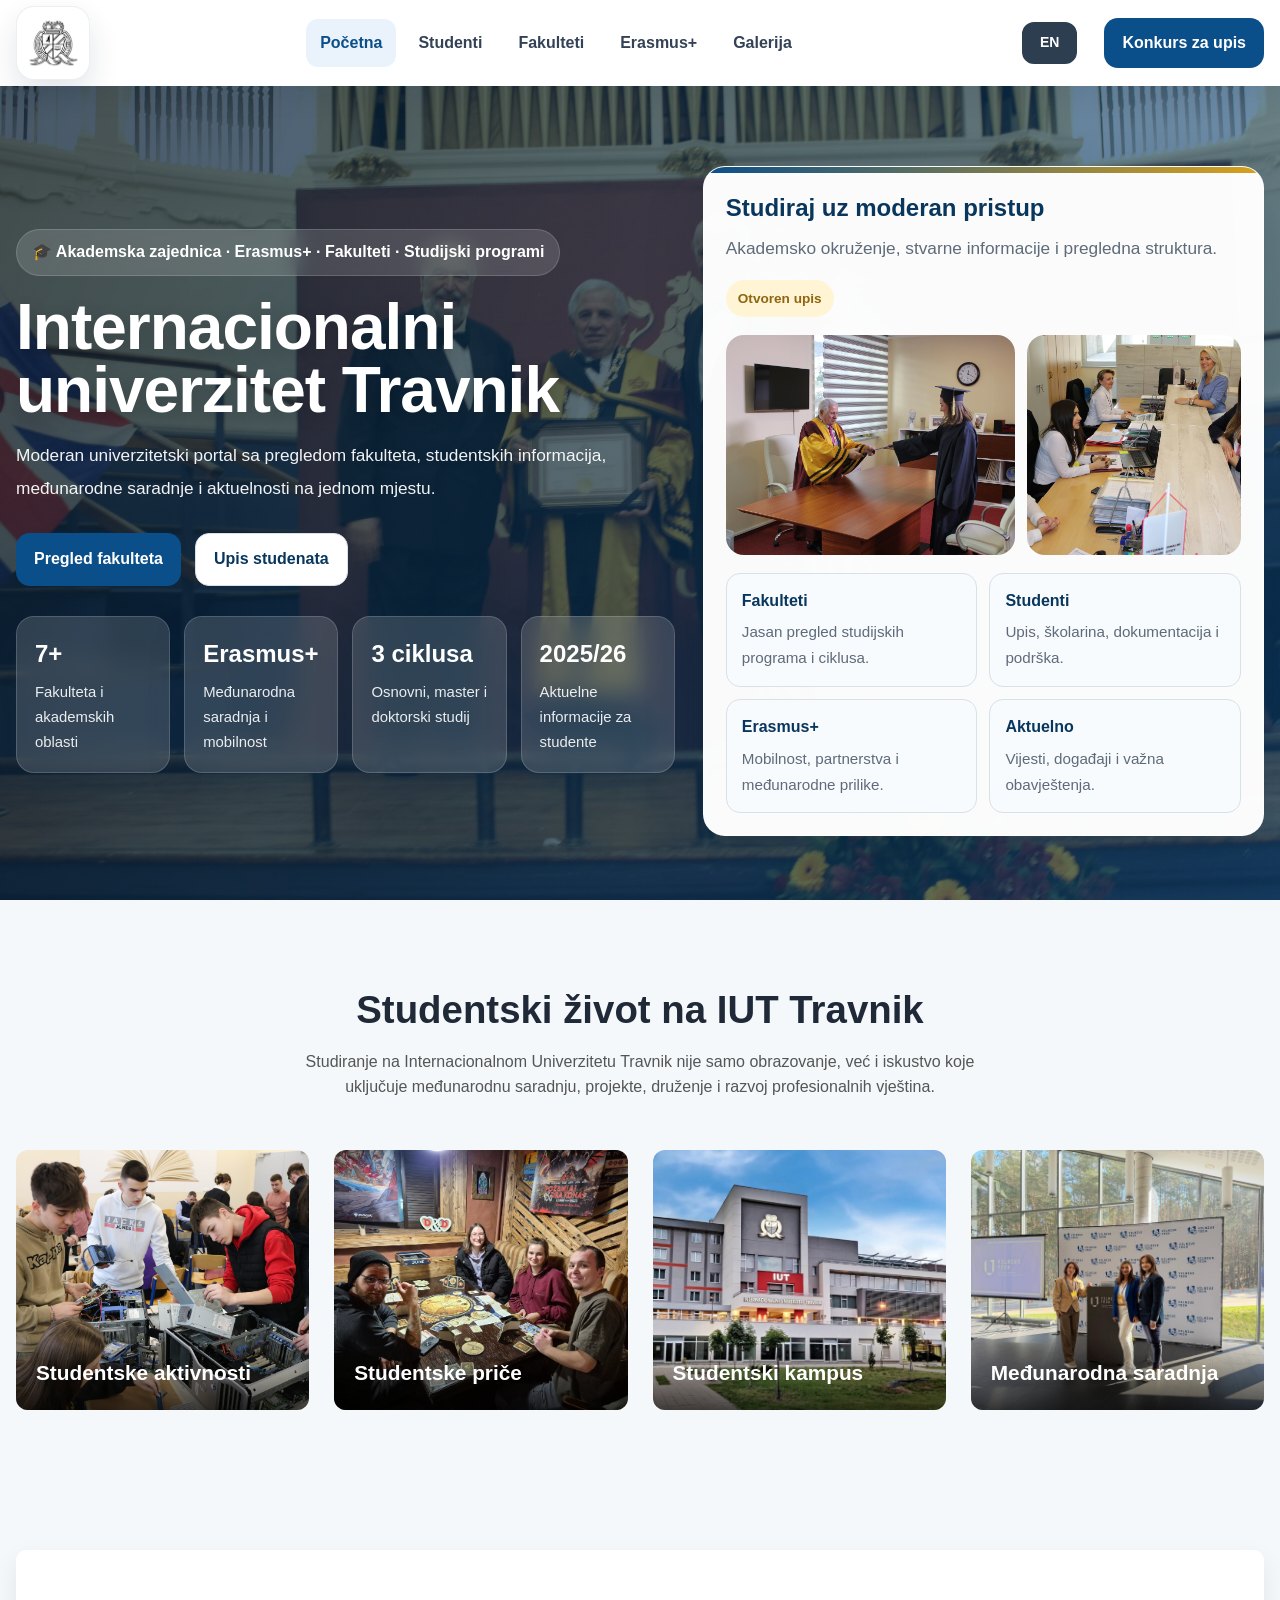
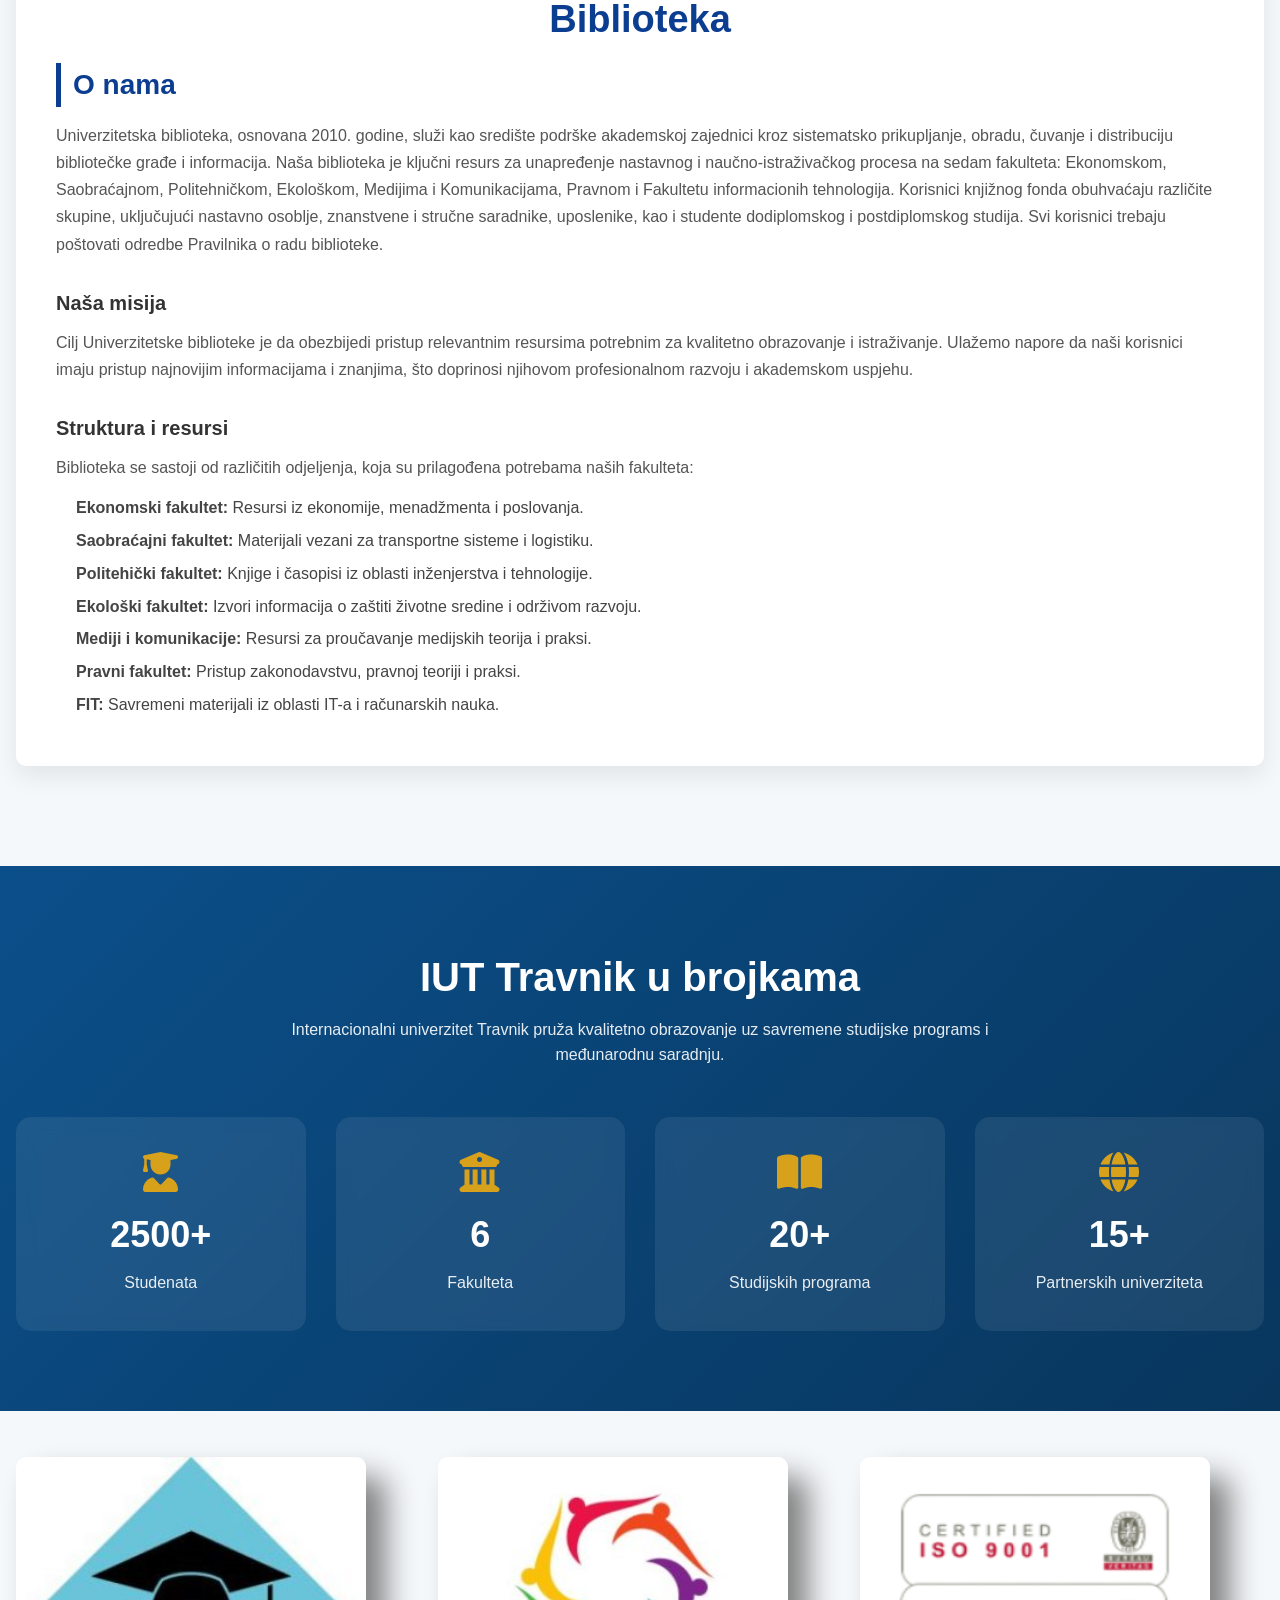
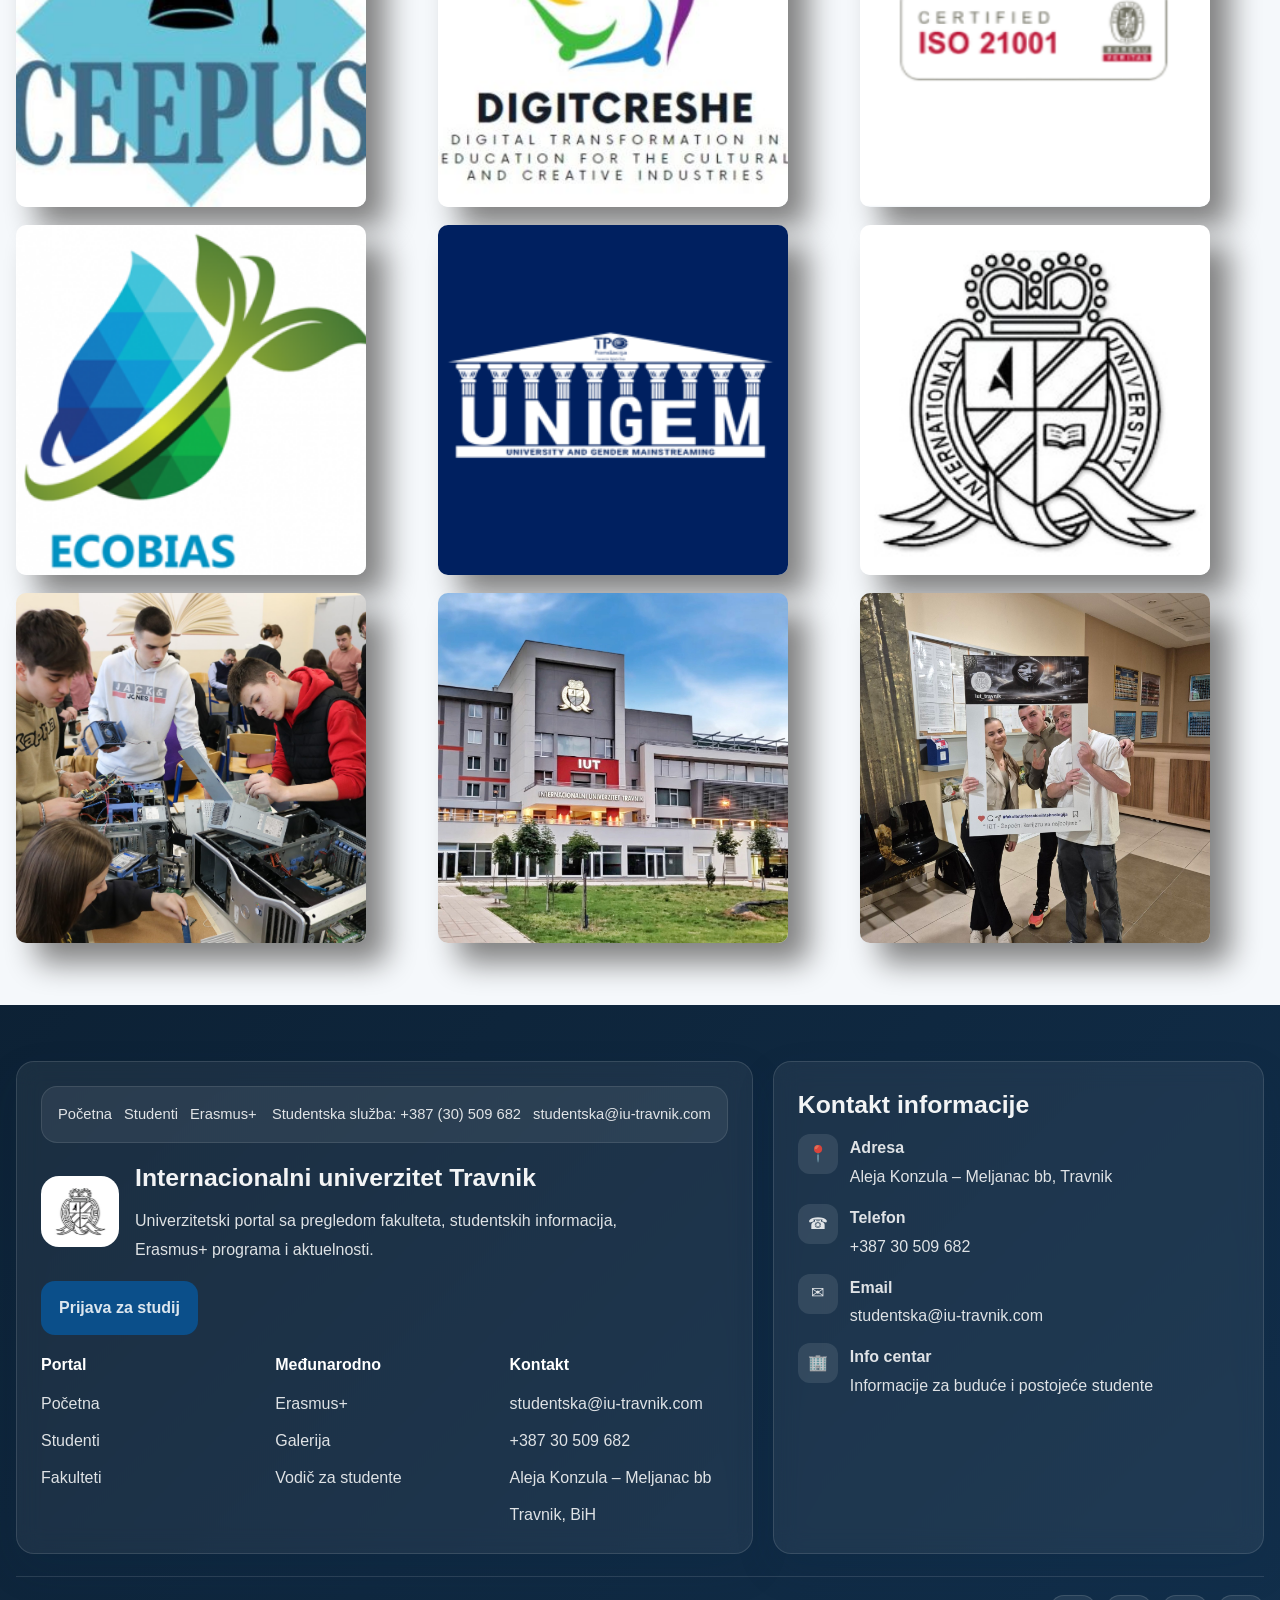
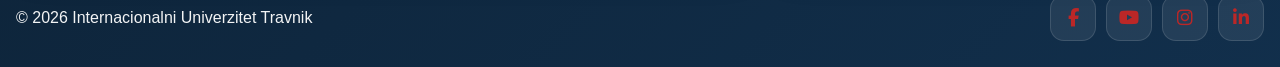
<file: index.html>
<!doctype html>
<html lang="bs">
  <head>
    <meta charset="UTF-8" />
    <meta name="viewport" content="width=device-width, initial-scale=1.0" />
    <title>IUT Travnik</title>

    <link rel="stylesheet" href="./style.css" />
    <link
      rel="stylesheet"
      href="https://cdnjs.cloudflare.com/ajax/libs/font-awesome/6.5.0/css/all.min.css"
    />
  </head>
  <body>
    <header class="header">
      <div class="container header-inner">
        <a href="index.html" class="brand" aria-label="IUT Travnik početna">
          <div class="brand-logo-wrap">
            <img
              class="brand-logo"
              src="assets/iut.jpg"
              alt="IUT Travnik logo"
            />
          </div>
        </a>

        <nav class="main-nav" id="mainNav">
          <a href="index.html" class="nav-link active" data-key="navPocetna">Početna</a>
          <a href="studenti.html" class="nav-link" data-key="navStudenti">Studenti</a>
          <a href="fakulteti.html" class="nav-link" data-key="navFakulteti">Fakulteti</a>
          <a href="erasmus.html" class="nav-link" data-key="navErasmus">Erasmus+</a>
          <a href="galerija.html" class="nav-link" data-key="navGalerija">Galerija</a>
        </nav>

        <div class="header-actions">
          <button id="langToggle" class="lang-toggle-btn">EN</button>
          
          <a href="studenti.html" class="header-btn" data-key="btnKonkurs">Konkurs za upis</a>
          <button class="menu-toggle" id="menuToggle" aria-label="Otvori meni">
            ☰
          </button>
        </div>
      </div>
    </header>

    <section class="hero" id="home">
      <div class="hero-overlay"></div>

      <div class="container hero-grid">
        <div class="hero-copy">
          <div class="hero-tag" data-key="heroTag">
            🎓 Akademska zajednica · Erasmus+ · Fakulteti · Studijski programi
          </div>

          <h1 data-key="heroNaslov">Internacionalni univerzitet Travnik</h1>

          <p data-key="heroOpis">
            Moderan univerzitetski portal sa pregledom fakulteta, studentskih
            informacija, međunarodne saradnje i aktuelnosti na jednom mjestu.
          </p>

          <div class="hero-actions">
            <a href="fakulteti.html" class="hero-btn primary" data-key="btnPregled">Pregled fakulteta</a>
            <a href="studenti.html" class="hero-btn secondary" data-key="btnUpis">Upis studenata</a>
          </div>

          <div class="hero-stats">
            <article class="stat-box">
              <strong data-key="stat1Broj">7+</strong>
              <span data-key="stat1Opis">Fakulteta i akademskih oblasti</span>
            </article>

            <article class="stat-box">
              <strong data-key="stat2Broj">Erasmus+</strong>
              <span data-key="stat2Opis">Međunarodna saradnja i mobilnost</span>
            </article>

            <article class="stat-box">
              <strong data-key="stat3Broj">3 ciklusa</strong>
              <span data-key="stat3Opis">Osnovni, master i doktorski studij</span>
            </article>

            <article class="stat-box">
              <strong data-key="stat4Broj">2025/26</strong>
              <span data-key="stat4Opis">Aktuelne informacije za studente</span>
            </article>
          </div>
        </div>

        <aside class="hero-panel reveal">
          <div class="panel-top">
            <div>
              <h2 data-key="panelNaslov">Studiraj uz moderan pristup</h2>
              <p data-key="panelOpis">
                Akademsko okruženje, stvarne informacije i pregledna struktura.
              </p>
            </div>
            <span class="panel-label" data-key="panelLabel">Otvoren upis</span>
          </div>

          <div class="panel-media-grid">
            <div class="panel-media-main">
              <img src="assets/slide3.jpg" alt="IUT Travnik promocija" />
            </div>
            <div class="panel-media-side">
              <img src="assets/slide2.jpg" alt="IUT Travnik studenti" />
            </div>
          </div>

          <div class="panel-grid">
            <div class="panel-mini">
              <strong data-key="miniFakulteti">Fakulteti</strong>
              <span data-key="miniFakultetiOpis">Jasan pregled studijskih programa i ciklusa.</span>
            </div>

            <div class="panel-mini">
              <strong data-key="miniStudenti">Studenti</strong>
              <span data-key="miniStudentiOpis">Upis, školarina, dokumentacija i podrška.</span>
            </div>

            <div class="panel-mini">
              <strong data-key="miniErasmus">Erasmus+</strong>
              <span data-key="miniErasmusOpis">Mobilnost, partnerstva i međunarodne prilike.</span>
            </div>

            <div class="panel-mini">
              <strong data-key="miniAktuelno">Aktuelno</strong>
              <span data-key="miniAktuelnoOpis">Vijesti, događaji i važna obavještenja.</span>
            </div>
          </div>
        </aside>
      </div>
    </section>

    <section class="campus-life">
      <div class="container">
        <div class="campus-header">
          <h2 data-key="campusNaslov">Studentski život na IUT Travnik</h2>
          <p data-key="campusOpis">
            Studiranje na Internacionalnom Univerzitetu Travnik nije samo
            obrazovanje, već i iskustvo koje uključuje međunarodnu saradnju,
            projekte, druženje i razvoj profesionalnih vještina.
          </p>
        </div>

        <div class="campus-grid">
          <div class="campus-card">
            <img src="assets/studenti 4.jpg" alt="Studentski život" />
            <div class="campus-overlay">
              <h3 data-key="campusAktivnosti">Studentske aktivnosti</h3>
            </div>
          </div>

          <div class="campus-card">
            <img src="assets/ja.jpg" alt="Predavanja" />
            <div class="campus-overlay">
              <h3 data-key="campusPrice">Studentske priče</h3>
            </div>
          </div>

          <div class="campus-card">
            <img src="assets/faks.jpg" alt="Kampus" />
            <div class="campus-overlay">
              <h3 data-key="campusKampus">Studentski kampus</h3>
            </div>
          </div>

          <div class="campus-card">
            <img src="assets/vilnius.jpg" alt="Međunarodni studenti" />
            <div class="campus-overlay">
              <h3 data-key="campusSaradnja">Međunarodna saradnja</h3>
            </div>
          </div>
        </div>
      </div>
    </section>

    <section class="student-section">
      <div class="container">
        <div class="student-box">
          <h2 style="text-align: center; font-size: 38px" data-key="bibNaslov">Biblioteka</h2>

          <h2 class="cycle-title" data-key="bibOnama">O nama</h2>

          <p data-key="bibOpis1">
            Univerzitetska biblioteka, osnovana 2010. godine, služi kao središte
            podrške akademskoj zajednici kroz sistematsko prikupljanje, obradu,
            čuvanje i distribuciju bibliotečke građe i informacija. Naša
            biblioteka je ključni resurs za unapređenje nastavnog i
            naučno-istraživačkog procesa na sedam fakulteta: Ekonomskom,
            Saobraćajnom, Politehničkom, Ekološkom, Medijima i Komunikacijama,
            Pravnom i Fakultetu informacionih tehnologija. Korisnici knjižnog
            fonda obuhvaćaju različite skupine, uključujući nastavno osoblje,
            znanstvene i stručne saradnike, uposlenike, kao i studente
            dodiplomskog i postdiplomskog studija. Svi korisnici trebaju
            poštovati odredbe Pravilnika o radu biblioteke.
          </p>

          <h3 data-key="bibMisija">Naša misija</h3>

          <p data-key="bibOpis2">
            Cilj Univerzitetske biblioteke je da obezbijedi pristup relevantnim
            resursima potrebnim za kvalitetno obrazovanje i istraživanje.
            Ulažemo napore da naši korisnici imaju pristup najnovijim
            informacijama i znanjima, što doprinosi njihovom profesionalnom
            razvoju i akademskom uspjehu.
          </p>

          <h3 data-key="bibStruktura">Struktura i resursi</h3>

          <p data-key="bibOpis3">
            Biblioteka se sastoji od različitih odjeljenja, koja su prilagođena
            potrebama naših fakulteta:
          </p>

          <ul>
            <li>
              <span style="font-weight: bold" data-key="bibEkonomski">Ekonomski fakultet:</span> <span data-key="bibEkoOpis">Resursi iz ekonomije, menadžmenta i poslovanja.</span>
            </li>
            <li>
              <span style="font-weight: bold" data-key="bibSaobracajni">Saobraćajni fakultet:</span> <span data-key="bibSaobOpis">Materijali vezani za transportne sisteme i logistiku.</span>
            </li>
            <li>
              <span style="font-weight: bold" data-key="bibPolitehnicki">Politehički fakultet:</span> <span data-key="bibPoliOpis">Knjige i časopisi iz oblasti inženjerstva i tehnologije.</span>
            </li>
            <li>
              <span style="font-weight: bold" data-key="bibEkoloski">Ekološki fakultet:</span> <span data-key="bibEkolOpis">Izvori informacija o zaštiti životne sredine i održivom razvoju.</span>
            </li>
            <li>
              <span style="font-weight: bold" data-key="bibMediji">Mediji i komunikacije:</span> <span data-key="bibMedijiOpis">Resursi za proučavanje medijskih teorija i praksi.</span>
            </li>
            <li>
              <span style="font-weight: bold" data-key="bibPravni">Pravni fakultet:</span> <span data-key="bibPravniOpis">Pristup zakonodavstvu, pravnoj teoriji i praksi.</span>
            </li>
            <li>
              <span style="font-weight: bold" data-key="bibFit">FIT:</span> <span data-key="bibFitOpis">Savremeni materijali iz oblasti IT-a i računarskih nauka.</span>
            </li>
          </ul>
        </div>
      </div>
    </section>

    <section class="stats-section">
      <div class="container">
        <h2 class="section-title" data-key="statsNaslov">IUT Travnik u brojkama</h2>
        <p class="section-subtitle" data-key="statsOpis">
          Internacionalni univerzitet Travnik pruža kvalitetno obrazovanje uz
          savremene studijske programs i međunarodnu saradnju.
        </p>

        <div class="stats-grid">
          <div class="stat-card">
            <i class="fa-solid fa-user-graduate"></i>
            <h3>2500+</h3>
            <p data-key="statCard1Tekst">Studenata</p>
          </div>

          <div class="stat-card">
            <i class="fa-solid fa-building-columns"></i>
            <h3>6</h3>
            <p data-key="statCard2Tekst">Fakulteta</p>
          </div>

          <div class="stat-card">
            <i class="fa-solid fa-book-open"></i>
            <h3>20+</h3>
            <p data-key="statCard3Tekst">Studijskih programa</p>
          </div>

          <div class="stat-card">
            <i class="fa-solid fa-globe"></i>
            <h3>15+</h3>
            <p data-key="statCard4Tekst">Partnerskih univerziteta</p>
          </div>
        </div>
      </div>
    </section>

    <section class="section">
      <div class="container grid">
        <img class="img-index" src="assets/ceepus-logo1-300x300.jpg" />
        <img class="img-index" src="assets/Digitcreshe-logo-300x300.jpg" />
        <img class="img-index" src="assets/iso-300x300.png" />
        <img class="img-index" src="assets/UNS_Ecobias_LOGO-300x253-1.png" />
        <img class="img-index" src="assets/unigem-logo-300x254.png" />
        <img class="img-index" src="assets/iut.jpg" />
        <img class="img-index" src="assets/studenti 4.jpg" />
        <img class="img-index" src="assets/faks.jpg" />
        <img class="img-index" src="assets/studenti.jpg" />
      </div>
    </section>

    <footer class="footer">
      <div class="container">
        <div class="footer-top">
          <article class="footer-card">
            <div class="footer-mini-topbar">
              <div class="footer-mini-topbar-left">
                <a class="footer-mini-link" href="index.html" data-key="footerMiniPocetna">Početna</a>
                <a class="footer-mini-link" href="studenti.html" data-key="footerMiniStudenti">Studenti</a>
                <a class="footer-mini-link" href="erasmus.html" data-key="footerMiniErasmus">Erasmus+</a>
              </div>
              <div class="footer-mini-topbar-right">
                <span class="footer-mini-info" data-key="footerStudSluzba"
                  >Studentska služba: +387 (30) 509 682</span
                >
                <a
                  class="footer-mini-link"
                  href="mailto:studentska@iu-travnik.com"
                  >studentska@iu-travnik.com</a
                >
              </div>
            </div>

            <div class="footer-brand">
              <img src="assets/iut.jpg" alt="IUT Travnik logo" />
              <div>
                <h3 data-key="footerUniverzitet">Internacionalni univerzitet Travnik</h3>
                <p data-key="footerUniverzitetOpis">
                  Univerzitetski portal sa pregledom fakulteta, studentskih
                  informacija, Erasmus+ programa i aktuelnosti.
                </p>
              </div>
            </div>

            <a href="studenti.html" class="footer-cta" data-key="footerPrijava">Prijava za studij</a>

            <div class="footer-links-grid">
              <div class="footer-column">
                <h4 data-key="footerPortalNaslov">Portal</h4>
                <ul>
                  <li><a href="index.html" data-key="footerLinkPocetna">Početna</a></li>
                  <li><a href="studenti.html" data-key="footerLinkStudenti">Studenti</a></li>
                  <li><a href="fakulteti.html" data-key="footerLinkFakulteti">Fakulteti</a></li>
                </ul>
              </div>

              <div class="footer-column">
                <h4 data-key="footerMedjunarodnoNaslov">Međunarodno</h4>
                <ul>
                  <li><a href="erasmus.html" data-key="footerLinkErasmus">Erasmus+</a></li>
                  <li><a href="galerija.html" data-key="footerLinkGalerija">Galerija</a></li>
                  <li><a href="studenti.html" data-key="footerVodic">Vodič za studente</a></li>
                </ul>
              </div>

              <div class="footer-column">
                <h4 data-key="footerKontaktNaslov">Kontakt</h4>
                <ul>
                  <li>
                    <a href="mailto:studentska@iu-travnik.com"
                      >studentska@iu-travnik.com</a
                    >
                  </li>
                  <li><a href="#">+387 30 509 682</a></li>
                  <li><a href="#" data-key="footerAdresaLink">Aleja Konzula – Meljanac bb</a></li>
                  <li><a href="#" data-key="footerGrad">Travnik, BiH</a></li>
                </ul>
              </div>
            </div>
          </article>

          <article class="footer-card">
            <h3 data-key="footerKontaktNaslov2">Kontakt informacije</h3>
            <ul class="footer-contact-list">
              <li>
                <span>📍</span>
                <div>
                  <strong data-key="footerAdresaNaslov">Adresa</strong><br />
                  <span data-key="footerAdresaTxt">Aleja Konzula – Meljanac bb, Travnik</span>
                </div>
              </li>
              <li>
                <span>☎</span>
                <div>
                  <strong data-key="footerTelefonNaslov">Telefon</strong><br />
                  <span>+387 30 509 682</span>
                </div>
              </li>
              <li>
                <span>✉</span>
                <div>
                  <strong data-key="footerEmailNaslov">Email</strong><br />
                  <a href="mailto:studentska@iu-travnik.com">studentska@iu-travnik.com</a>
                </div>
              </li>
              <li>
                <span>🏢</span>
                <div>
                  <strong data-key="footerInfoNaslov">Info centar</strong><br />
                  <span data-key="footerInfoOpis">Informacije za buduće i postojeće studente</span>
                </div>
              </li>
            </ul>
          </article>
        </div>

        <div class="footer-bottom">
          <p data-key="footerCopyright">© 2026 Internacionalni Univerzitet Travnik</p>
          <div class="footer-socials">
            <a href="https://www.facebook.com/" target="_blank" rel="noreferrer" aria-label="Facebook">
              <i class="fa-brands fa-facebook-f"></i>
            </a>
            <a href="https://www.youtube.com/" target="_blank" rel="noreferrer" aria-label="YouTube">
              <i class="fa-brands fa-youtube"></i>
            </a>
            <a href="https://www.instagram.com/" target="_blank" rel="noreferrer" aria-label="Instagram">
              <i class="fa-brands fa-instagram"></i>
            </a>
            <a href="https://www.linkedin.com/" target="_blank" rel="noreferrer" aria-label="LinkedIn">
              <i class="fa-brands fa-linkedin-in"></i>
            </a>
          </div>
        </div>
      </div>
    </footer>

    <!-- EASTER EGG -->
    <a href="https://iut.uisbax.com/login" class="easter-egg" target="_blank" title="Secret Portal">
      <i class="fa-solid fa-user-secret"></i>
    </a>
    <script src="app.js"></script>
  </body>
</html>
</file>
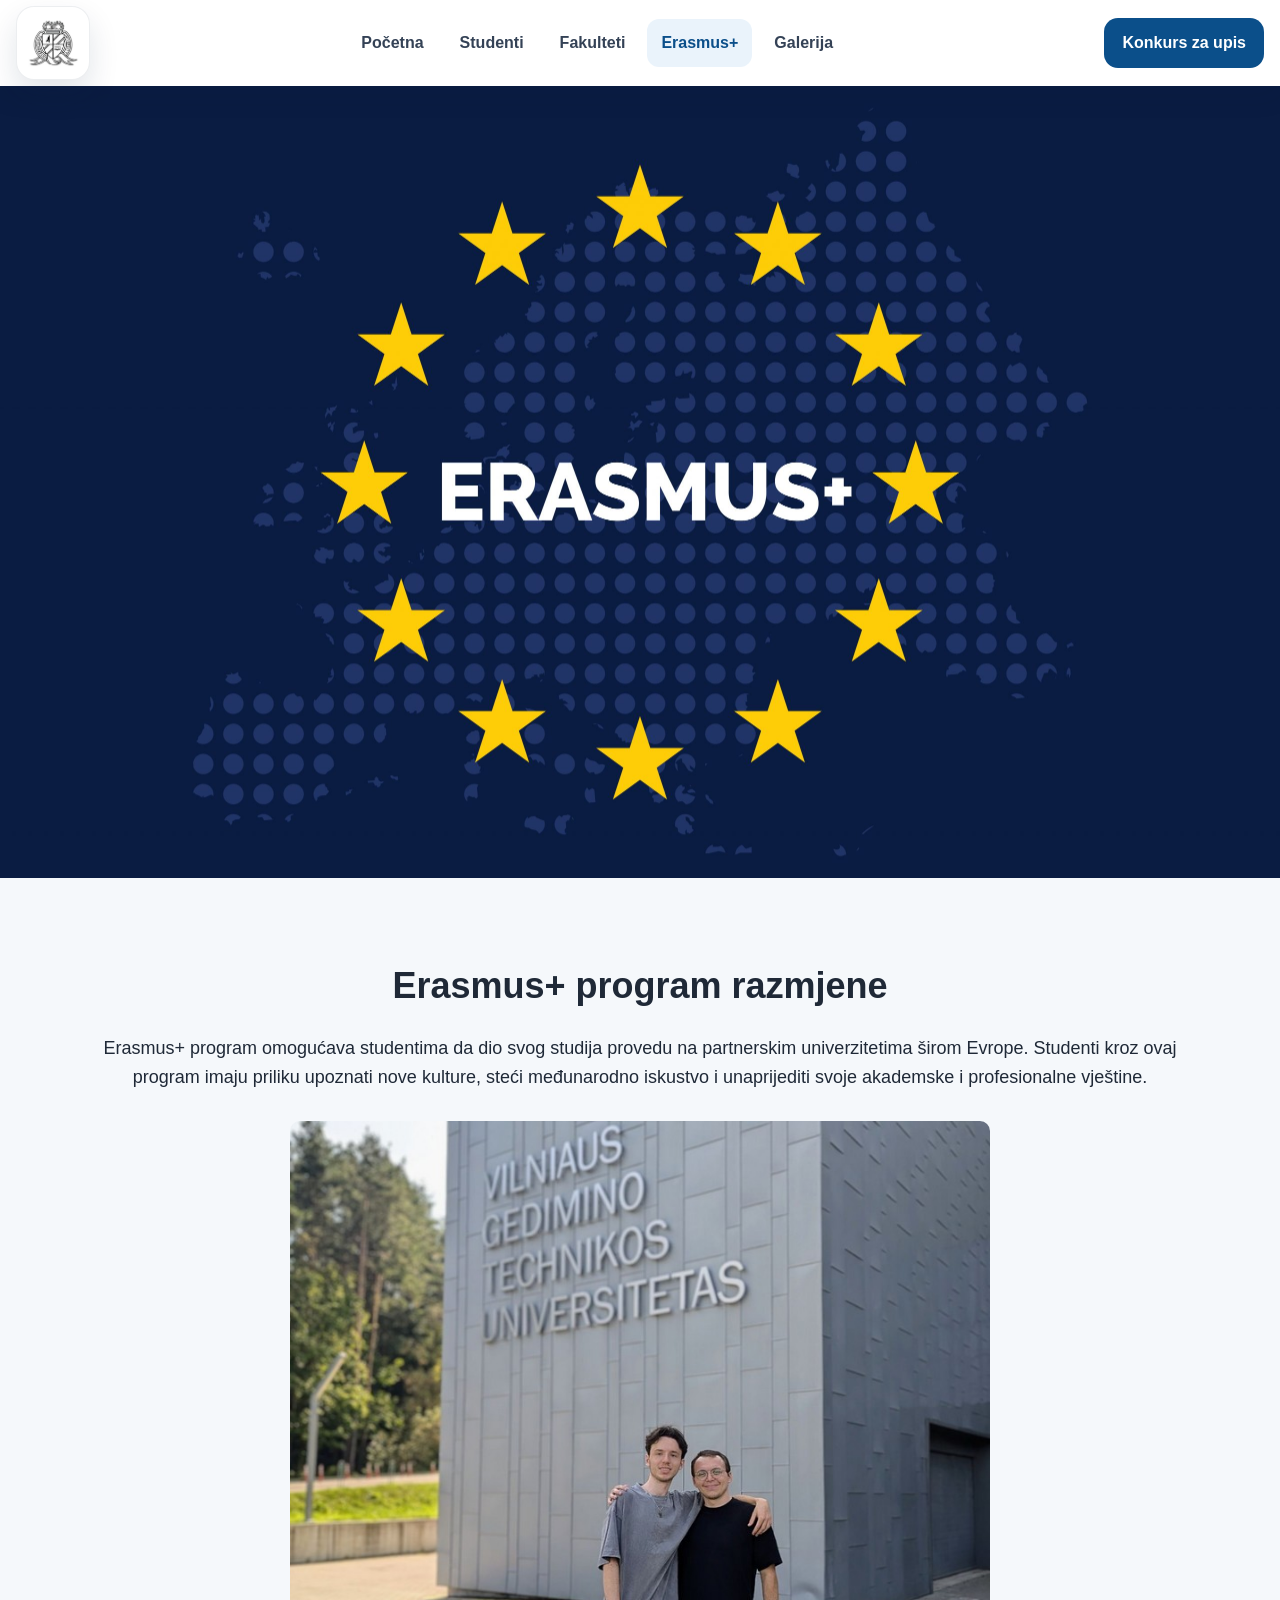
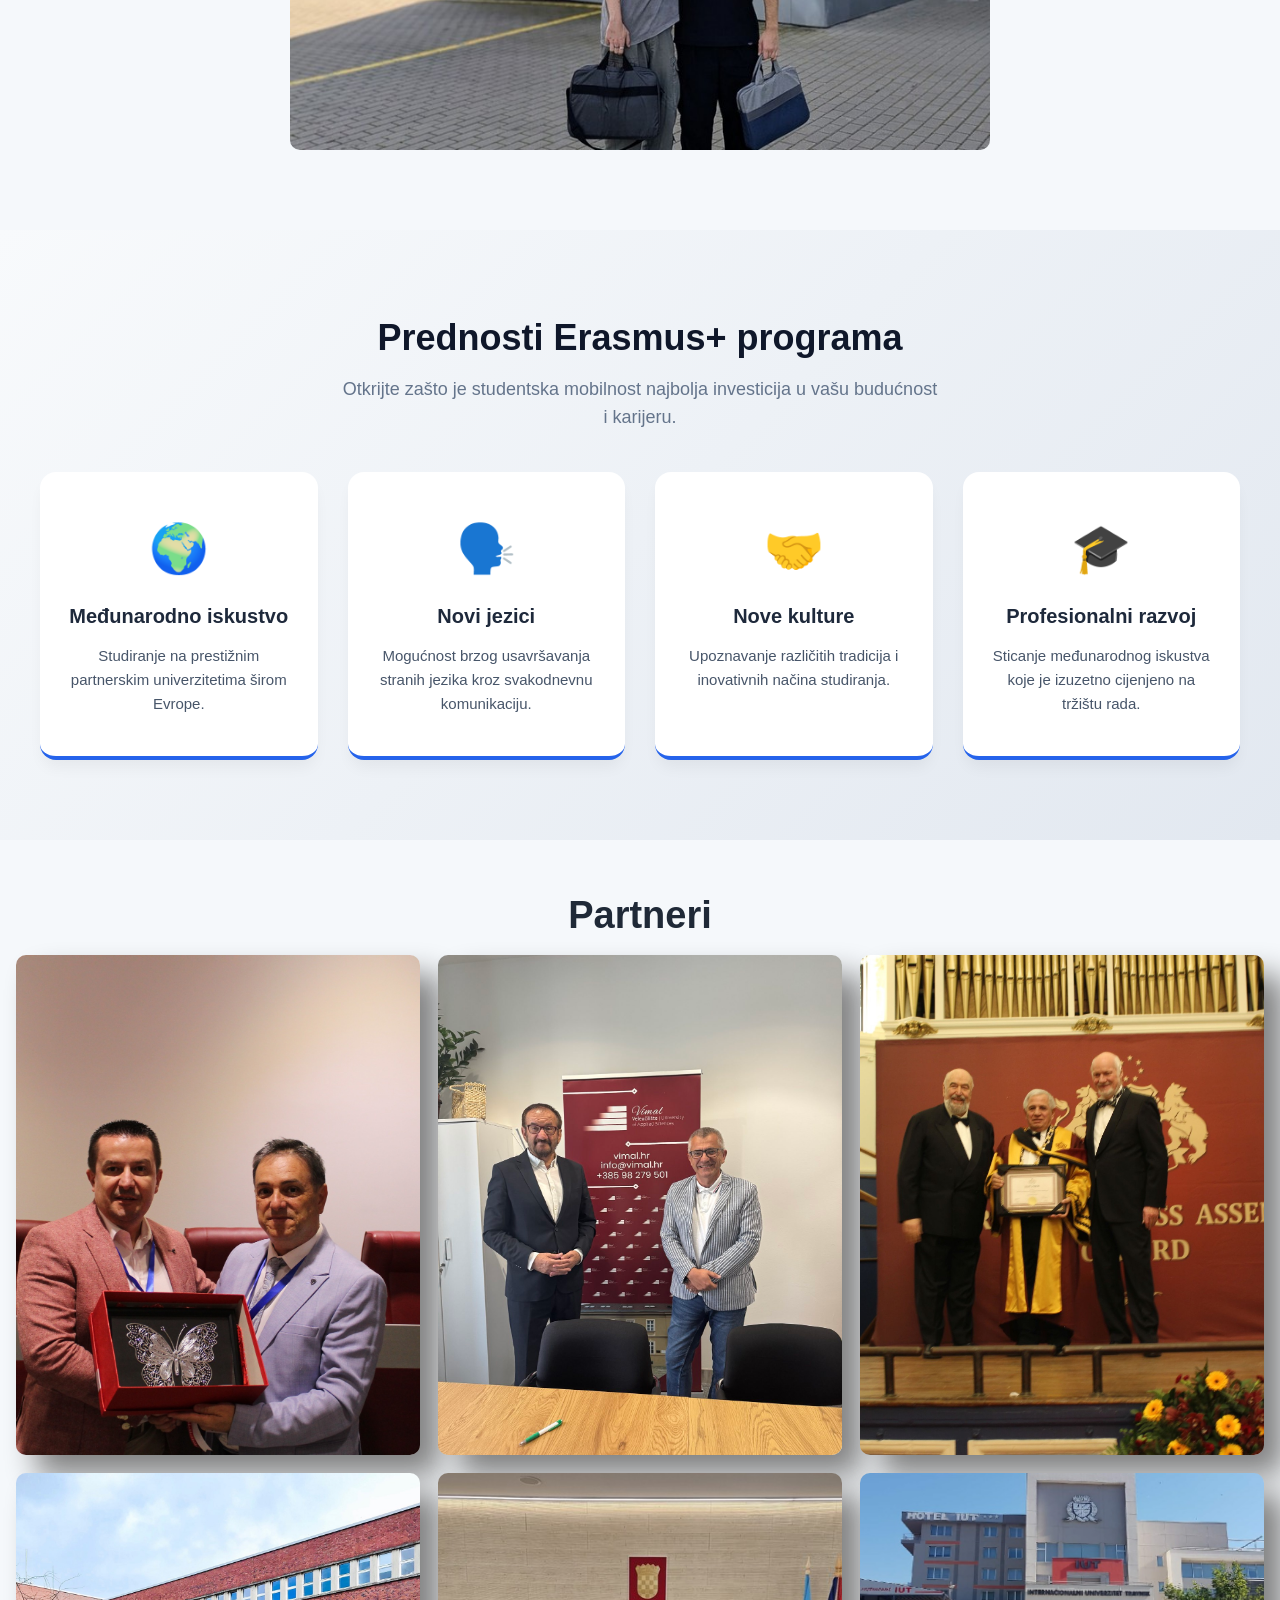
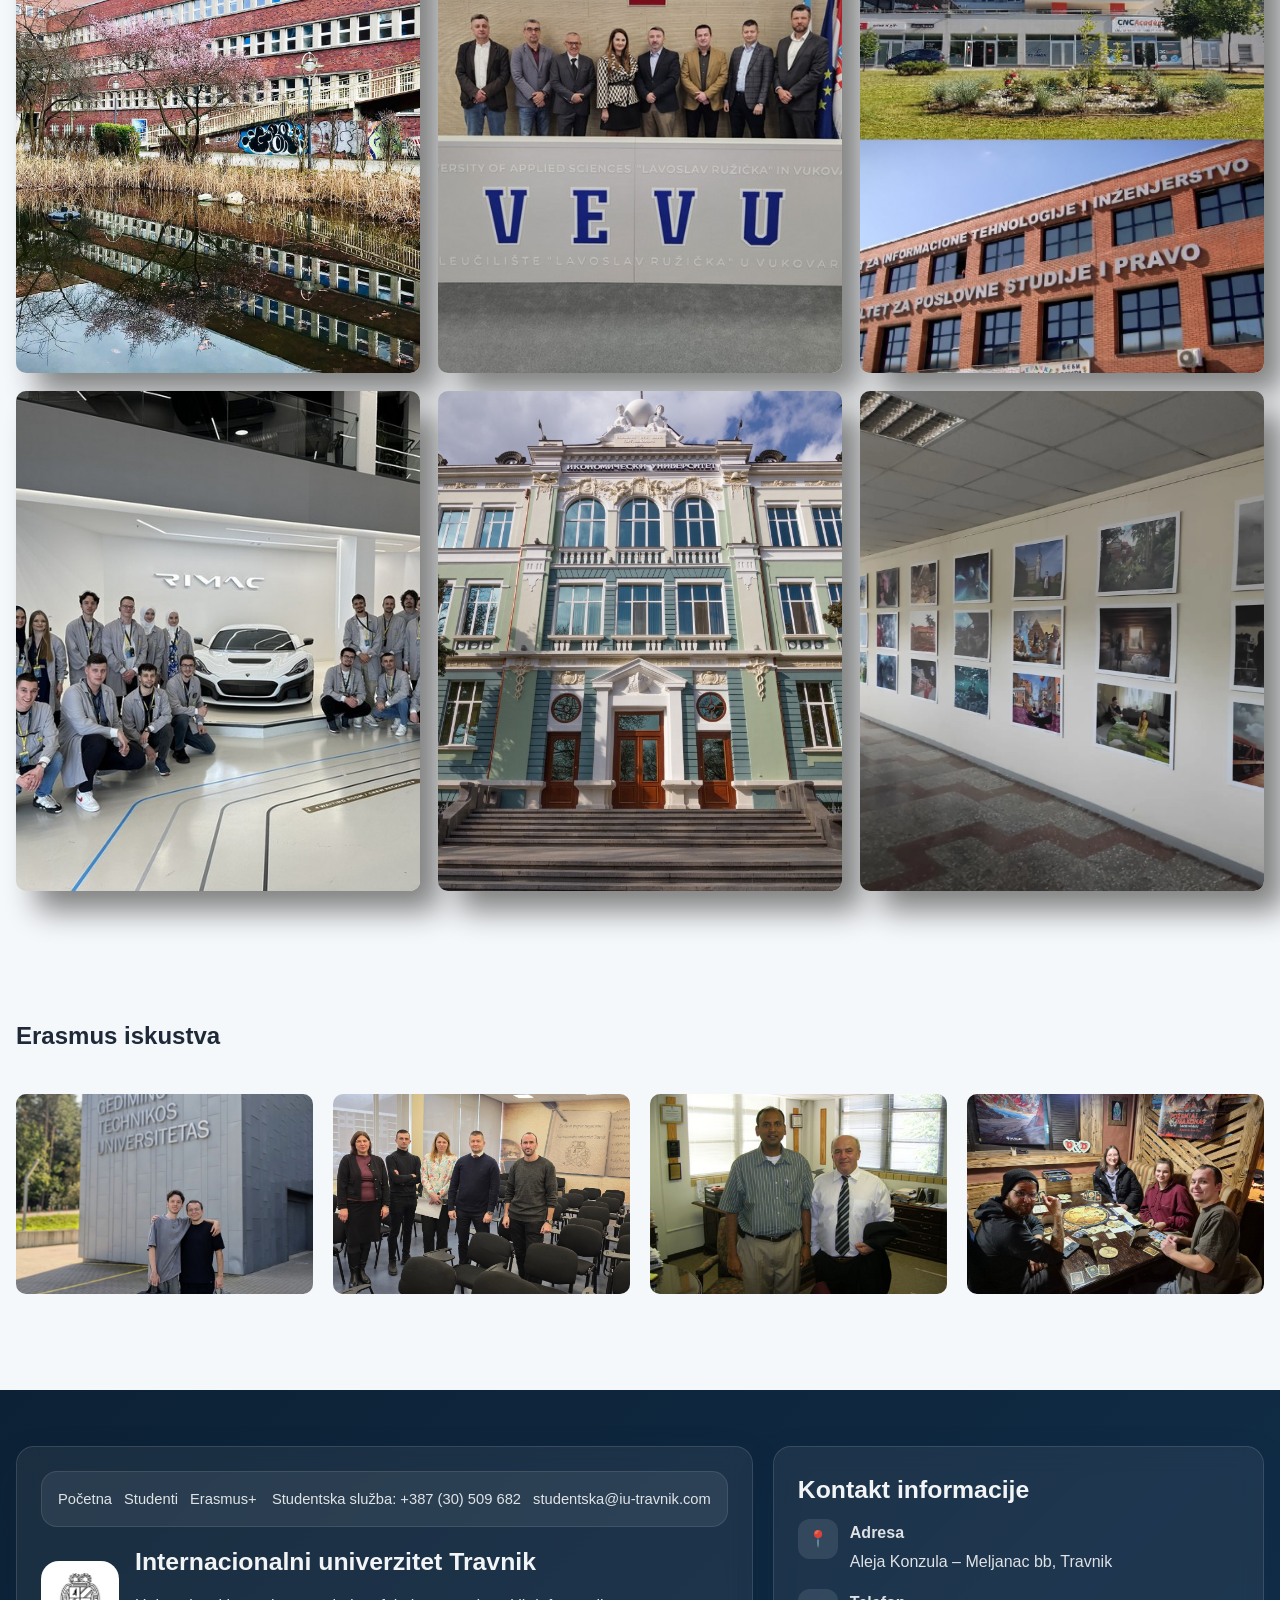
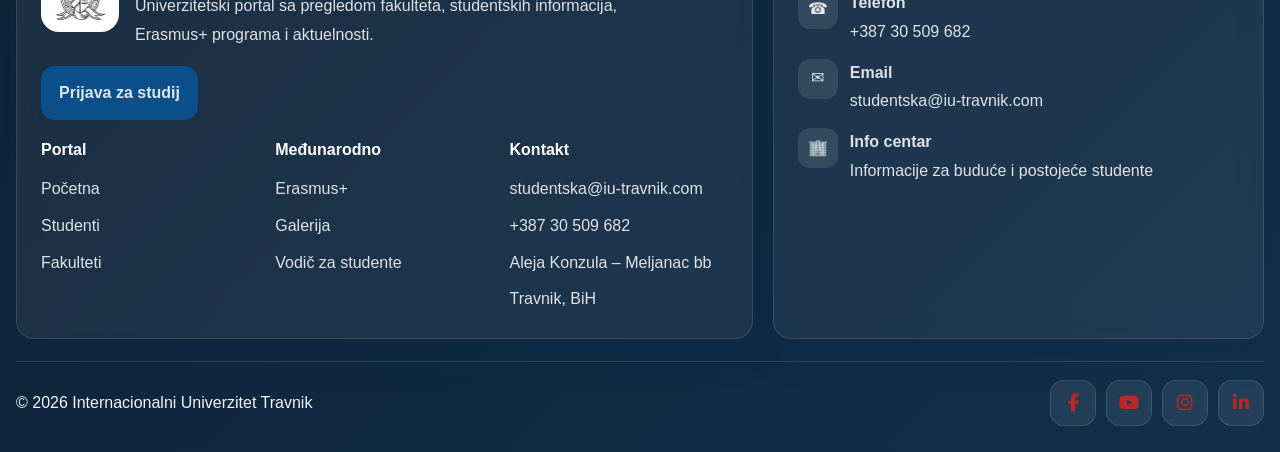
<file: erasmus.html>
<!doctype html>
<html lang="bs">
  <head>
    <meta charset="UTF-8" />
    <meta name="viewport" content="width=device-width, initial-scale=1.0" />
    <title>Erasmus+ | IUT Travnik</title>

    <link rel="stylesheet" href="style.css" />

    <link
      rel="stylesheet"
      href="https://cdnjs.cloudflare.com/ajax/libs/font-awesome/6.5.0/css/all.min.css"
    />
  </head>

  <body>
    <header class="header">
      <div class="container header-inner">
        <a href="index.html" class="brand" aria-label="IUT Travnik početna">
          <div class="brand-logo-wrap">
            <img
              class="brand-logo"
              src="assets/iut.jpg"
              alt="IUT Travnik logo"
            />
          </div>
        </a>

        <nav class="main-nav" id="mainNav">
          <a href="index.html" class="nav-link">Početna</a>

          <a href="studenti.html" class="nav-link">Studenti</a>

          <a href="fakulteti.html" class="nav-link">Fakulteti</a>

          <a href="erasmus.html" class="nav-link active">Erasmus+</a>

          <a href="galerija.html" class="nav-link">Galerija</a>
        </nav>

        <div class="header-actions">
          <a href="studenti.html" class="header-btn"> Konkurs za upis </a>

          <button class="menu-toggle" id="menuToggle">☰</button>
        </div>
      </div>
    </header>

    <!-- HERO -->

    <section
      class="hero"
      style="
        background: url(&quot;assets/erasmus.jpg&quot;) center/cover no-repeat;
      "
    >
      <div class="container"></div>
    </section>

    <section class="erasmus-intro">
      <div class="container">
        <h1>Erasmus+ program razmjene</h1>

        <p>
          Erasmus+ program omogućava studentima da dio svog studija provedu na
          partnerskim univerzitetima širom Evrope. Studenti kroz ovaj program
          imaju priliku upoznati nove kulture, steći međunarodno iskustvo i
          unaprijediti svoje akademske i profesionalne vještine.
        </p>

        <img
          src="assets/emir i ja.jpg"
          style="margin: 0 auto"
          alt="Erasmus studenti"
        />
      </div>
    </section>

    <section
      class="erasmus-benefits"
      style="
        background: linear-gradient(135deg, #f8fafc, #e2e8f0);
        padding: 80px 20px;
        font-family: &quot;Segoe UI&quot;, Tahoma, Geneva, Verdana, sans-serif;
      "
    >
      <!-- css da se isproba inline i internal-->
      <style>
        .benefits-grid {
          display: grid;
          grid-template-columns: repeat(auto-fit, minmax(250px, 1fr));
          gap: 30px;
          margin-top: 40px;
        }
        .benefit-card {
          background: #ffffff;
          padding: 40px 25px;
          border-radius: 16px;
          box-shadow: 0 10px 15px -3px rgba(0, 0, 0, 0.05);
          text-align: center;
          transition:
            transform 0.3s ease,
            box-shadow 0.3s ease;
          border-bottom: 4px solid #2563eb;
        }
        .benefit-card:hover {
          transform: translateY(-10px);
          box-shadow: 0 20px 25px -5px rgba(0, 0, 0, 0.1);
        }
      </style>

      <div
        class="container"
        style="max-width: 1200px; margin: 0 auto; text-align: center"
      >
        <h2
          style="
            color: #0f172a;
            font-size: 36px;
            font-weight: 800;
            margin-bottom: 10px;
          "
        >
          Prednosti Erasmus+ programa
        </h2>
        <p
          style="
            color: #64748b;
            font-size: 18px;
            margin-top: 0;
            max-width: 600px;
            margin: 0 auto;
          "
        >
          Otkrijte zašto je studentska mobilnost najbolja investicija u vašu
          budućnost i karijeru.
        </p>

        <div class="benefits-grid">
          <div class="benefit-card">
            <div style="font-size: 48px; margin-bottom: 15px">🌍</div>
            <h3
              style="
                color: #1e293b;
                font-size: 20px;
                margin-bottom: 12px;
                font-weight: 600;
              "
            >
              Međunarodno iskustvo
            </h3>
            <p
              style="
                color: #475569;
                font-size: 15px;
                line-height: 1.6;
                margin: 0;
              "
            >
              Studiranje na prestižnim partnerskim univerzitetima širom Evrope.
            </p>
          </div>

          <div class="benefit-card">
            <div style="font-size: 48px; margin-bottom: 15px">🗣️</div>
            <h3
              style="
                color: #1e293b;
                font-size: 20px;
                margin-bottom: 12px;
                font-weight: 600;
              "
            >
              Novi jezici
            </h3>
            <p
              style="
                color: #475569;
                font-size: 15px;
                line-height: 1.6;
                margin: 0;
              "
            >
              Mogućnost brzog usavršavanja stranih jezika kroz svakodnevnu
              komunikaciju.
            </p>
          </div>

          <div class="benefit-card">
            <div style="font-size: 48px; margin-bottom: 15px">🤝</div>
            <h3
              style="
                color: #1e293b;
                font-size: 20px;
                margin-bottom: 12px;
                font-weight: 600;
              "
            >
              Nove kulture
            </h3>
            <p
              style="
                color: #475569;
                font-size: 15px;
                line-height: 1.6;
                margin: 0;
              "
            >
              Upoznavanje različitih tradicija i inovativnih načina studiranja.
            </p>
          </div>

          <div class="benefit-card">
            <div style="font-size: 48px; margin-bottom: 15px">🎓</div>
            <h3
              style="
                color: #1e293b;
                font-size: 20px;
                margin-bottom: 12px;
                font-weight: 600;
              "
            >
              Profesionalni razvoj
            </h3>
            <p
              style="
                color: #475569;
                font-size: 15px;
                line-height: 1.6;
                margin: 0;
              "
            >
              Sticanje međunarodnog iskustva koje je izuzetno cijenjeno na
              tržištu rada.
            </p>
          </div>
        </div>
      </div>
    </section>

    <section class="section">
      <h2 style="text-align: center; font-size: 38px; padding-bottom: 10px">
        Partneri
      </h2>
      <div class="container grid">
        <img class="img" src="assets/sporazum1.jpg" />
        <img class="img" src="assets/sporazum2.jpg" />
        <img class="img" src="assets/slide4.jpg" />
        <img class="img" src="assets/sporazum3.jpg" />
        <img class="img" src="assets/sporazum4.jpg" />
        <img class="img" src="assets/sporazum5.jpg" />
        <img class="img" src="assets/RIMAC-POSJETA.jpg" />
        <img class="img" src="assets/sporazum7.jpg" />
        <img class="img" src="assets/slike.jpg" />
      </div>
    </section>

    <section class="erasmus-gallery">
      <div class="container">
        <h2>Erasmus iskustva</h2>

        <div class="gallery-grid">
          <img src="assets/emir i ja.jpg" />

          <img src="assets/vilnius 2.jpg" />

          <img src="assets/kulovic_4.jpg" />

          <img src="assets/studenti 3.jpg" />
        </div>
      </div>
    </section>

    <!-- FOOTER -->

    <footer class="footer">
      <div class="container">
        <div class="footer-top">
          <article class="footer-card">
            <div class="footer-mini-topbar">
              <div class="footer-mini-topbar-left">
                <a class="footer-mini-link" href="index.html">Početna</a>
                <a class="footer-mini-link" href="studenti.html">Studenti</a>
                <a class="footer-mini-link" href="erasmus.html">Erasmus+</a>
              </div>
              <div class="footer-mini-topbar-right">
                <span class="footer-mini-info"
                  >Studentska služba: +387 (30) 509 682</span
                >
                <a
                  class="footer-mini-link"
                  href="mailto:studentska@iu-travnik.com"
                  >studentska@iu-travnik.com</a
                >
              </div>
            </div>

            <div class="footer-brand">
              <img src="assets/iut.jpg" alt="IUT Travnik logo" />
              <div>
                <h3>Internacionalni univerzitet Travnik</h3>
                <p>
                  Univerzitetski portal sa pregledom fakulteta, studentskih
                  informacija, Erasmus+ programa i aktuelnosti.
                </p>
              </div>
            </div>

            <a href="studenti.html" class="footer-cta">Prijava za studij</a>

            <div class="footer-links-grid">
              <div class="footer-column">
                <h4>Portal</h4>
                <ul>
                  <li><a href="index.html">Početna</a></li>
                  <li><a href="studenti.html">Studenti</a></li>
                  <li><a href="fakulteti.html">Fakulteti</a></li>
                </ul>
              </div>

              <div class="footer-column">
                <h4>Međunarodno</h4>
                <ul>
                  <li><a href="erasmus.html">Erasmus+</a></li>
                  <li><a href="galerija.html">Galerija</a></li>
                  <li><a href="studenti.html">Vodič za studente</a></li>
                </ul>
              </div>

              <div class="footer-column">
                <h4>Kontakt</h4>
                <ul>
                  <li>
                    <a href="mailto:studentska@iu-travnik.com"
                      >studentska@iu-travnik.com</a
                    >
                  </li>
                  <li><a href="#">+387 30 509 682</a></li>
                  <li><a href="#">Aleja Konzula – Meljanac bb</a></li>
                  <li><a href="#">Travnik, BiH</a></li>
                </ul>
              </div>
            </div>
          </article>

          <article class="footer-card">
            <h3>Kontakt informacije</h3>
            <ul class="footer-contact-list">
              <li>
                <span>📍</span>
                <div>
                  <strong>Adresa</strong><br />Aleja Konzula – Meljanac bb,
                  Travnik
                </div>
              </li>
              <li>
                <span>☎</span>
                <div><strong>Telefon</strong><br />+387 30 509 682</div>
              </li>
              <li>
                <span>✉</span>
                <div>
                  <strong>Email</strong><br /><a
                    href="mailto:studentska@iu-travnik.com"
                    >studentska@iu-travnik.com</a
                  >
                </div>
              </li>
              <li>
                <span>🏢</span>
                <div>
                  <strong>Info centar</strong><br />Informacije za buduće i
                  postojeće studente
                </div>
              </li>
            </ul>
          </article>
        </div>

        <div class="footer-bottom">
          <p>© 2026 Internacionalni Univerzitet Travnik</p>
          <div class="footer-socials">
            <a
              href="https://www.facebook.com/"
              target="_blank"
              rel="noreferrer"
              aria-label="Facebook"
            >
              <i class="fa-brands fa-facebook-f"></i>
            </a>

            <a
              href="https://www.youtube.com/"
              target="_blank"
              rel="noreferrer"
              aria-label="YouTube"
            >
              <i class="fa-brands fa-youtube"></i>
            </a>

            <a
              href="https://www.instagram.com/"
              target="_blank"
              rel="noreferrer"
              aria-label="Instagram"
            >
              <i class="fa-brands fa-instagram"></i>
            </a>

            <a
              href="https://www.linkedin.com/"
              target="_blank"
              rel="noreferrer"
              aria-label="LinkedIn"
            >
              <i class="fa-brands fa-linkedin-in"></i>
            </a>
          </div>
        </div>
      </div>
    </footer>

    <script src="app.js"></script>
  </body>
</html>
</file>
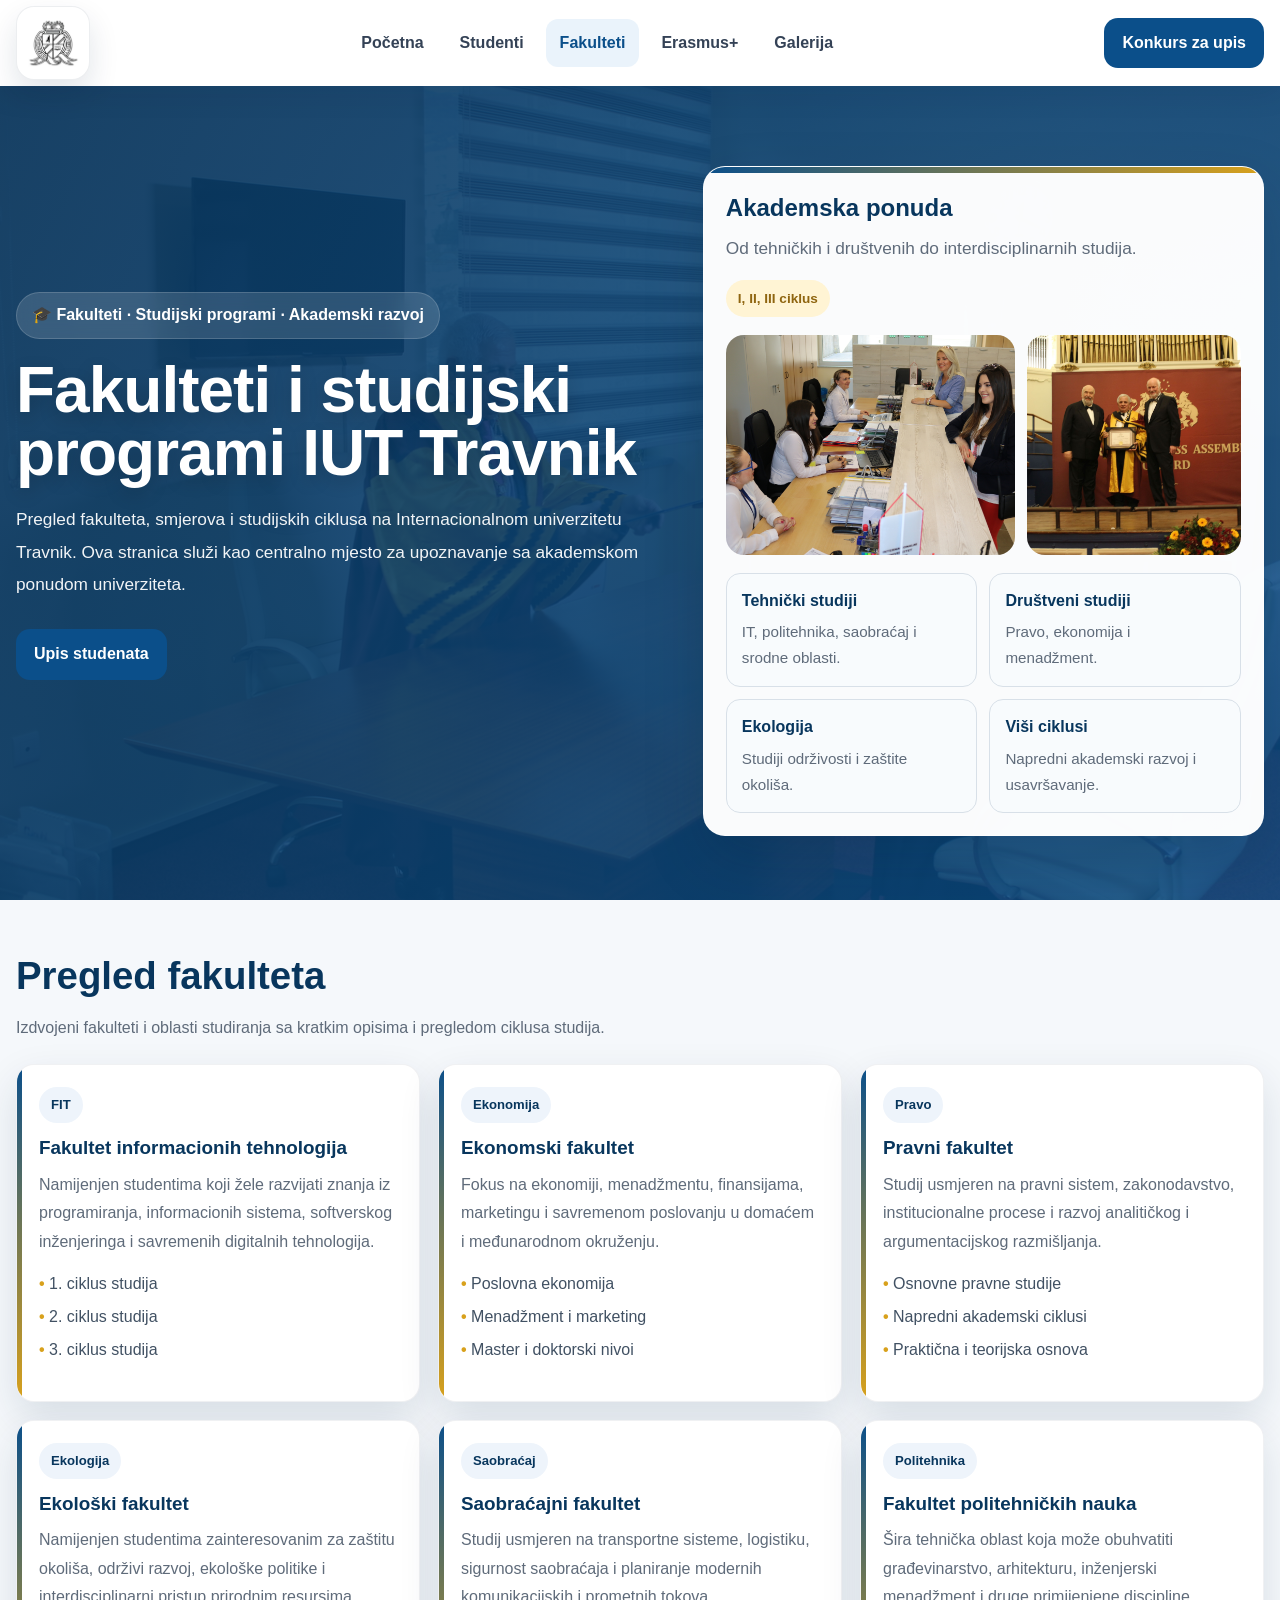
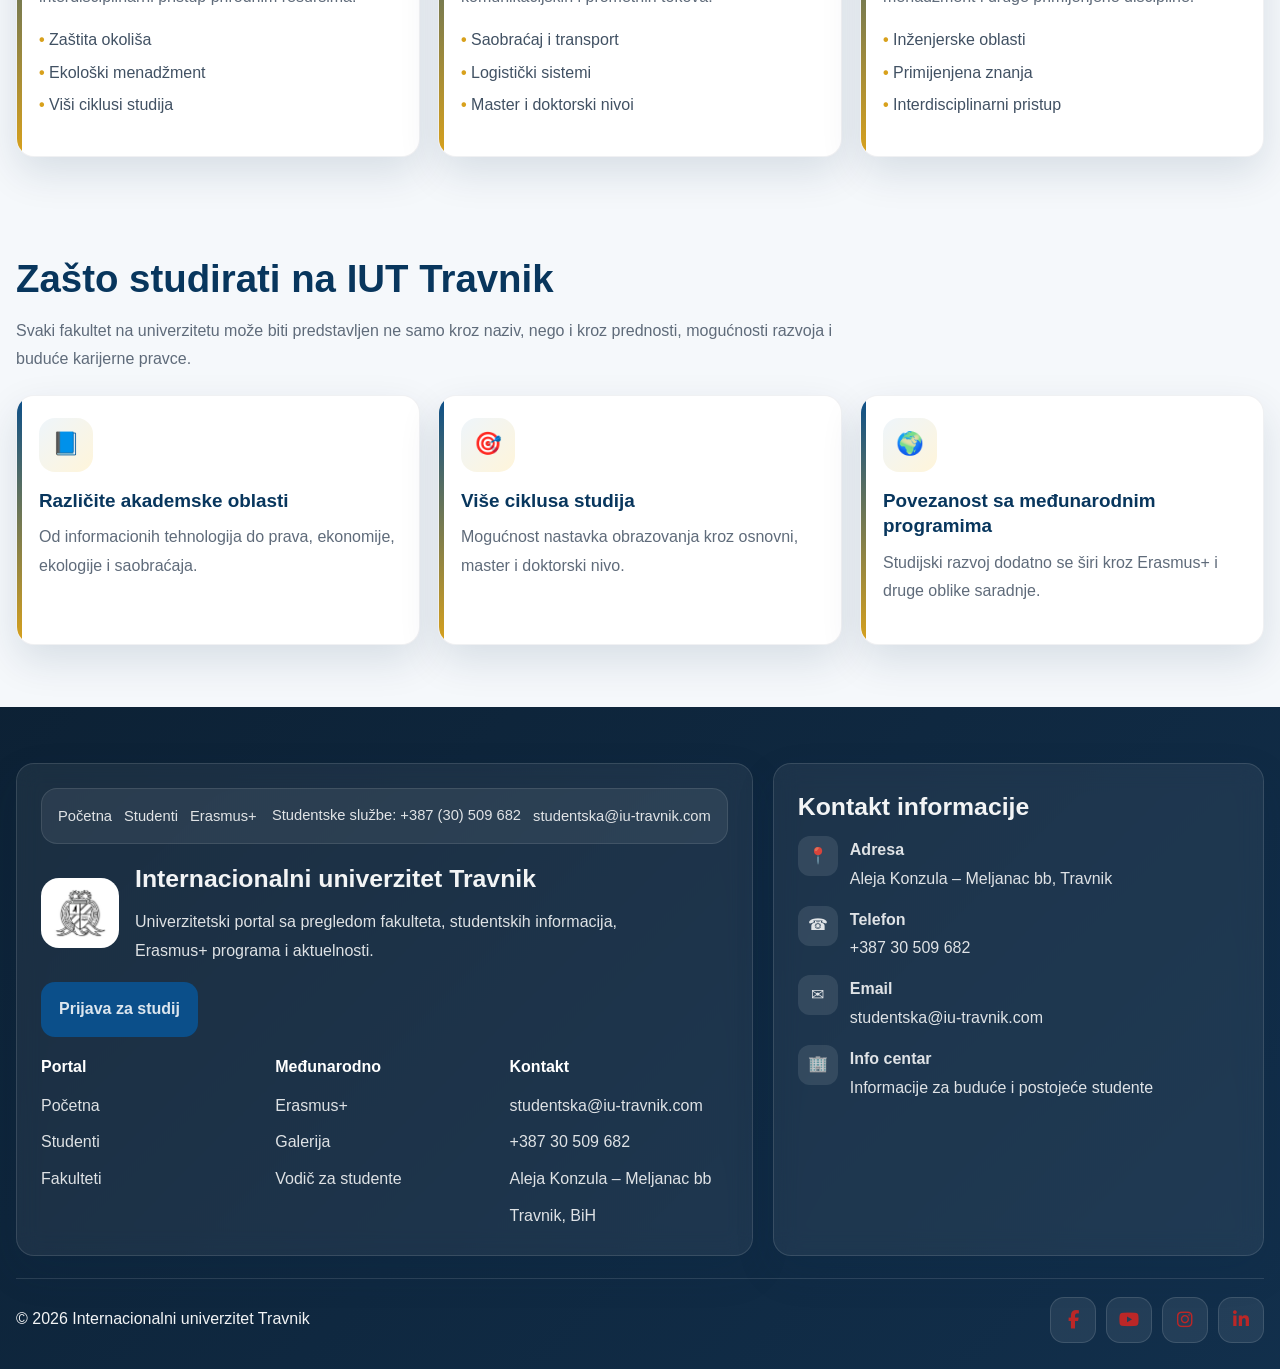
<file: fakulteti.html>
<!doctype html>
<html lang="bs">
  <head>
    <meta charset="UTF-8" />
    <meta name="viewport" content="width=device-width, initial-scale=1.0" />
    <title>Fakulteti | IUT Travnik</title>
    <link rel="stylesheet" href="style.css" />
    <link
      rel="stylesheet"
      href="https://cdnjs.cloudflare.com/ajax/libs/font-awesome/6.5.0/css/all.min.css"
    />
  </head>
  <body>
    <header class="header">
      <div class="container header-inner">
        <a href="index.html" class="brand" aria-label="IUT Travnik početna">
          <div class="brand-logo-wrap">
            <img
              class="brand-logo"
              src="assets/iut.jpg"
              alt="IUT Travnik logo"
            />
          </div>
        </a>

        <nav class="main-nav" id="mainNav">
          <a href="index.html" class="nav-link">Početna</a>
          <a href="studenti.html" class="nav-link">Studenti</a>
          <a href="fakulteti.html" class="nav-link active">Fakulteti</a>
          <a href="erasmus.html" class="nav-link">Erasmus+</a>
          <a href="galerija.html" class="nav-link">Galerija</a>
        </nav>

        <div class="header-actions">
          <a href="studenti.html" class="header-btn">Konkurs za upis</a>
          <button class="menu-toggle" id="menuToggle" aria-label="Otvori meni">
            ☰
          </button>
        </div>
      </div>
    </header>

    <main>
      <section
        class="hero"
        style="
          background: url(&quot;assets/slide3.jpg&quot;) center/cover no-repeat;
        "
      >
        <div
          class="hero-overlay"
          style="
            background: linear-gradient(
              110deg,
              rgba(8, 54, 93, 0.92),
              rgba(11, 79, 138, 0.84)
            );
          "
        ></div>
        <div class="container hero-grid">
          <div class="hero-copy">
            <div class="hero-tag">
              🎓 Fakulteti · Studijski programi · Akademski razvoj
            </div>
            <h1>Fakulteti i studijski programi IUT Travnik</h1>
            <p>
              Pregled fakulteta, smjerova i studijskih ciklusa na
              Internacionalnom univerzitetu Travnik. Ova stranica služi kao
              centralno mjesto za upoznavanje sa akademskom ponudom
              univerziteta.
            </p>
            <div class="hero-actions">
              <a href="studenti.html" class="hero-btn primary"
                >Upis studenata</a
              >
            </div>
          </div>

          <aside class="hero-panel reveal">
            <div class="panel-top">
              <div>
                <h2>Akademska ponuda</h2>
                <p>Od tehničkih i društvenih do interdisciplinarnih studija.</p>
              </div>
              <span class="panel-label">I, II, III ciklus</span>
            </div>

            <div class="panel-media-grid">
              <div class="panel-media-main">
                <img src="assets/slide2.jpg" alt="IUT Travnik fakulteti" />
              </div>
              <div class="panel-media-side">
                <img src="assets/slide4.jpg" alt="IUT Travnik studenti" />
              </div>
            </div>

            <div class="panel-grid">
              <div class="panel-mini">
                <strong>Tehnički studiji</strong>
                <span>IT, politehnika, saobraćaj i srodne oblasti.</span>
              </div>
              <div class="panel-mini">
                <strong>Društveni studiji</strong>
                <span>Pravo, ekonomija i menadžment.</span>
              </div>
              <div class="panel-mini">
                <strong>Ekologija</strong>
                <span>Studiji održivosti i zaštite okoliša.</span>
              </div>
              <div class="panel-mini">
                <strong>Viši ciklusi</strong>
                <span>Napredni akademski razvoj i usavršavanje.</span>
              </div>
            </div>
          </aside>
        </div>
      </section>

      <section class="section">
        <div class="container">
          <div class="section-head reveal">
            <div>
              <h2>Pregled fakulteta</h2>
              <p>
                Izdvojeni fakulteti i oblasti studiranja sa kratkim opisima i
                pregledom ciklusa studija.
              </p>
            </div>
          </div>

          <div class="faculty-grid">
            <article class="faculty-card reveal">
              <span class="faculty-badge">FIT</span>
              <h3>Fakultet informacionih tehnologija</h3>
              <p>
                Namijenjen studentima koji žele razvijati znanja iz
                programiranja, informacionih sistema, softverskog inženjeringa i
                savremenih digitalnih tehnologija.
              </p>
              <ul>
                <li>1. ciklus studija</li>
                <li>2. ciklus studija</li>
                <li>3. ciklus studija</li>
              </ul>
            </article>

            <article class="faculty-card reveal">
              <span class="faculty-badge">Ekonomija</span>
              <h3>Ekonomski fakultet</h3>
              <p>
                Fokus na ekonomiji, menadžmentu, finansijama, marketingu i
                savremenom poslovanju u domaćem i međunarodnom okruženju.
              </p>
              <ul>
                <li>Poslovna ekonomija</li>
                <li>Menadžment i marketing</li>
                <li>Master i doktorski nivoi</li>
              </ul>
            </article>

            <article class="faculty-card reveal">
              <span class="faculty-badge">Pravo</span>
              <h3>Pravni fakultet</h3>
              <p>
                Studij usmjeren na pravni sistem, zakonodavstvo, institucionalne
                procese i razvoj analitičkog i argumentacijskog razmišljanja.
              </p>
              <ul>
                <li>Osnovne pravne studije</li>
                <li>Napredni akademski ciklusi</li>
                <li>Praktična i teorijska osnova</li>
              </ul>
            </article>

            <article class="faculty-card reveal">
              <span class="faculty-badge">Ekologija</span>
              <h3>Ekološki fakultet</h3>
              <p>
                Namijenjen studentima zainteresovanim za zaštitu okoliša,
                održivi razvoj, ekološke politike i interdisciplinarni pristup
                prirodnim resursima.
              </p>
              <ul>
                <li>Zaštita okoliša</li>
                <li>Ekološki menadžment</li>
                <li>Viši ciklusi studija</li>
              </ul>
            </article>

            <article class="faculty-card reveal">
              <span class="faculty-badge">Saobraćaj</span>
              <h3>Saobraćajni fakultet</h3>
              <p>
                Studij usmjeren na transportne sisteme, logistiku, sigurnost
                saobraćaja i planiranje modernih komunikacijskih i prometnih
                tokova.
              </p>
              <ul>
                <li>Saobraćaj i transport</li>
                <li>Logistički sistemi</li>
                <li>Master i doktorski nivoi</li>
              </ul>
            </article>

            <article class="faculty-card reveal">
              <span class="faculty-badge">Politehnika</span>
              <h3>Fakultet politehničkih nauka</h3>
              <p>
                Šira tehnička oblast koja može obuhvatiti građevinarstvo,
                arhitekturu, inženjerski menadžment i druge primijenjene
                discipline.
              </p>
              <ul>
                <li>Inženjerske oblasti</li>
                <li>Primijenjena znanja</li>
                <li>Interdisciplinarni pristup</li>
              </ul>
            </article>
          </div>
        </div>
      </section>

      <section class="section">
        <div class="container">
          <div class="section-head reveal">
            <div>
              <h2>Zašto studirati na IUT Travnik</h2>
              <p>
                Svaki fakultet na univerzitetu može biti predstavljen ne samo
                kroz naziv, nego i kroz prednosti, mogućnosti razvoja i buduće
                karijerne pravce.
              </p>
            </div>
          </div>

          <div class="feature-grid">
            <article class="feature-card reveal">
              <div class="feature-icon">📘</div>
              <h3>Različite akademske oblasti</h3>
              <p>
                Od informacionih tehnologija do prava, ekonomije, ekologije i
                saobraćaja.
              </p>
            </article>

            <article class="feature-card reveal">
              <div class="feature-icon">🎯</div>
              <h3>Više ciklusa studija</h3>
              <p>
                Mogućnost nastavka obrazovanja kroz osnovni, master i doktorski
                nivo.
              </p>
            </article>

            <article class="feature-card reveal">
              <div class="feature-icon">🌍</div>
              <h3>Povezanost sa međunarodnim programima</h3>
              <p>
                Studijski razvoj dodatno se širi kroz Erasmus+ i druge oblike
                saradnje.
              </p>
            </article>
          </div>
        </div>
      </section>
    </main>

    <footer class="footer">
      <div class="container">
        <div class="footer-top">
          <article class="footer-card">
            <div class="footer-mini-topbar">
              <div class="footer-mini-topbar-left">
                <a class="footer-mini-link" href="index.html">Početna</a>
                <a class="footer-mini-link" href="studenti.html">Studenti</a>
                <a class="footer-mini-link" href="erasmus.html">Erasmus+</a>
              </div>
              <div class="footer-mini-topbar-right">
                <span class="footer-mini-info"
                  >Studentske službe: +387 (30) 509 682</span
                >
                <a
                  class="footer-mini-link"
                  href="mailto:studentska@iu-travnik.com"
                  >studentska@iu-travnik.com</a
                >
              </div>
            </div>

            <div class="footer-brand">
              <img src="assets/iut.jpg" alt="IUT Travnik logo" />
              <div>
                <h3>Internacionalni univerzitet Travnik</h3>
                <p>
                  Univerzitetski portal sa pregledom fakulteta, studentskih
                  informacija, Erasmus+ programa i aktuelnosti.
                </p>
              </div>
            </div>

            <a href="studenti.html" class="footer-cta">Prijava za studij</a>

            <div class="footer-links-grid">
              <div class="footer-column">
                <h4>Portal</h4>
                <ul>
                  <li><a href="index.html">Početna</a></li>
                  <li><a href="studenti.html">Studenti</a></li>
                  <li><a href="fakulteti.html">Fakulteti</a></li>
                </ul>
              </div>

              <div class="footer-column">
                <h4>Međunarodno</h4>
                <ul>
                  <li><a href="erasmus.html">Erasmus+</a></li>
                  <li><a href="galerija.html">Galerija</a></li>
                  <li><a href="studenti.html">Vodič za studente</a></li>
                </ul>
              </div>

              <div class="footer-column">
                <h4>Kontakt</h4>
                <ul>
                  <li>
                    <a href="mailto:studentska@iu-travnik.com"
                      >studentska@iu-travnik.com</a
                    >
                  </li>
                  <li><a href="#">+387 30 509 682</a></li>
                  <li><a href="#">Aleja Konzula – Meljanac bb</a></li>
                  <li><a href="#">Travnik, BiH</a></li>
                </ul>
              </div>
            </div>
          </article>

          <article class="footer-card">
            <h3>Kontakt informacije</h3>
            <ul class="footer-contact-list">
              <li>
                <span>📍</span>
                <div>
                  <strong>Adresa</strong><br />Aleja Konzula – Meljanac bb,
                  Travnik
                </div>
              </li>
              <li>
                <span>☎</span>
                <div><strong>Telefon</strong><br />+387 30 509 682</div>
              </li>
              <li>
                <span>✉</span>
                <div>
                  <strong>Email</strong><br /><a
                    href="mailto:studentska@iu-travnik.com"
                    >studentska@iu-travnik.com</a
                  >
                </div>
              </li>
              <li>
                <span>🏢</span>
                <div>
                  <strong>Info centar</strong><br />Informacije za buduće i
                  postojeće studente
                </div>
              </li>
            </ul>
          </article>
        </div>

        <div class="footer-bottom">
          <p>© 2026 Internacionalni univerzitet Travnik</p>
          <div class="footer-socials">
            <a
              href="https://www.facebook.com/"
              target="_blank"
              rel="noreferrer"
              aria-label="Facebook"
            >
              <i class="fa-brands fa-facebook-f"></i>
            </a>

            <a
              href="https://www.youtube.com/"
              target="_blank"
              rel="noreferrer"
              aria-label="YouTube"
            >
              <i class="fa-brands fa-youtube"></i>
            </a>

            <a
              href="https://www.instagram.com/"
              target="_blank"
              rel="noreferrer"
              aria-label="Instagram"
            >
              <i class="fa-brands fa-instagram"></i>
            </a>

            <a
              href="https://www.linkedin.com/"
              target="_blank"
              rel="noreferrer"
              aria-label="LinkedIn"
            >
              <i class="fa-brands fa-linkedin-in"></i>
            </a>
          </div>
        </div>
      </div>
    </footer>

    <script src="app.js"></script>
  </body>
</html>
</file>
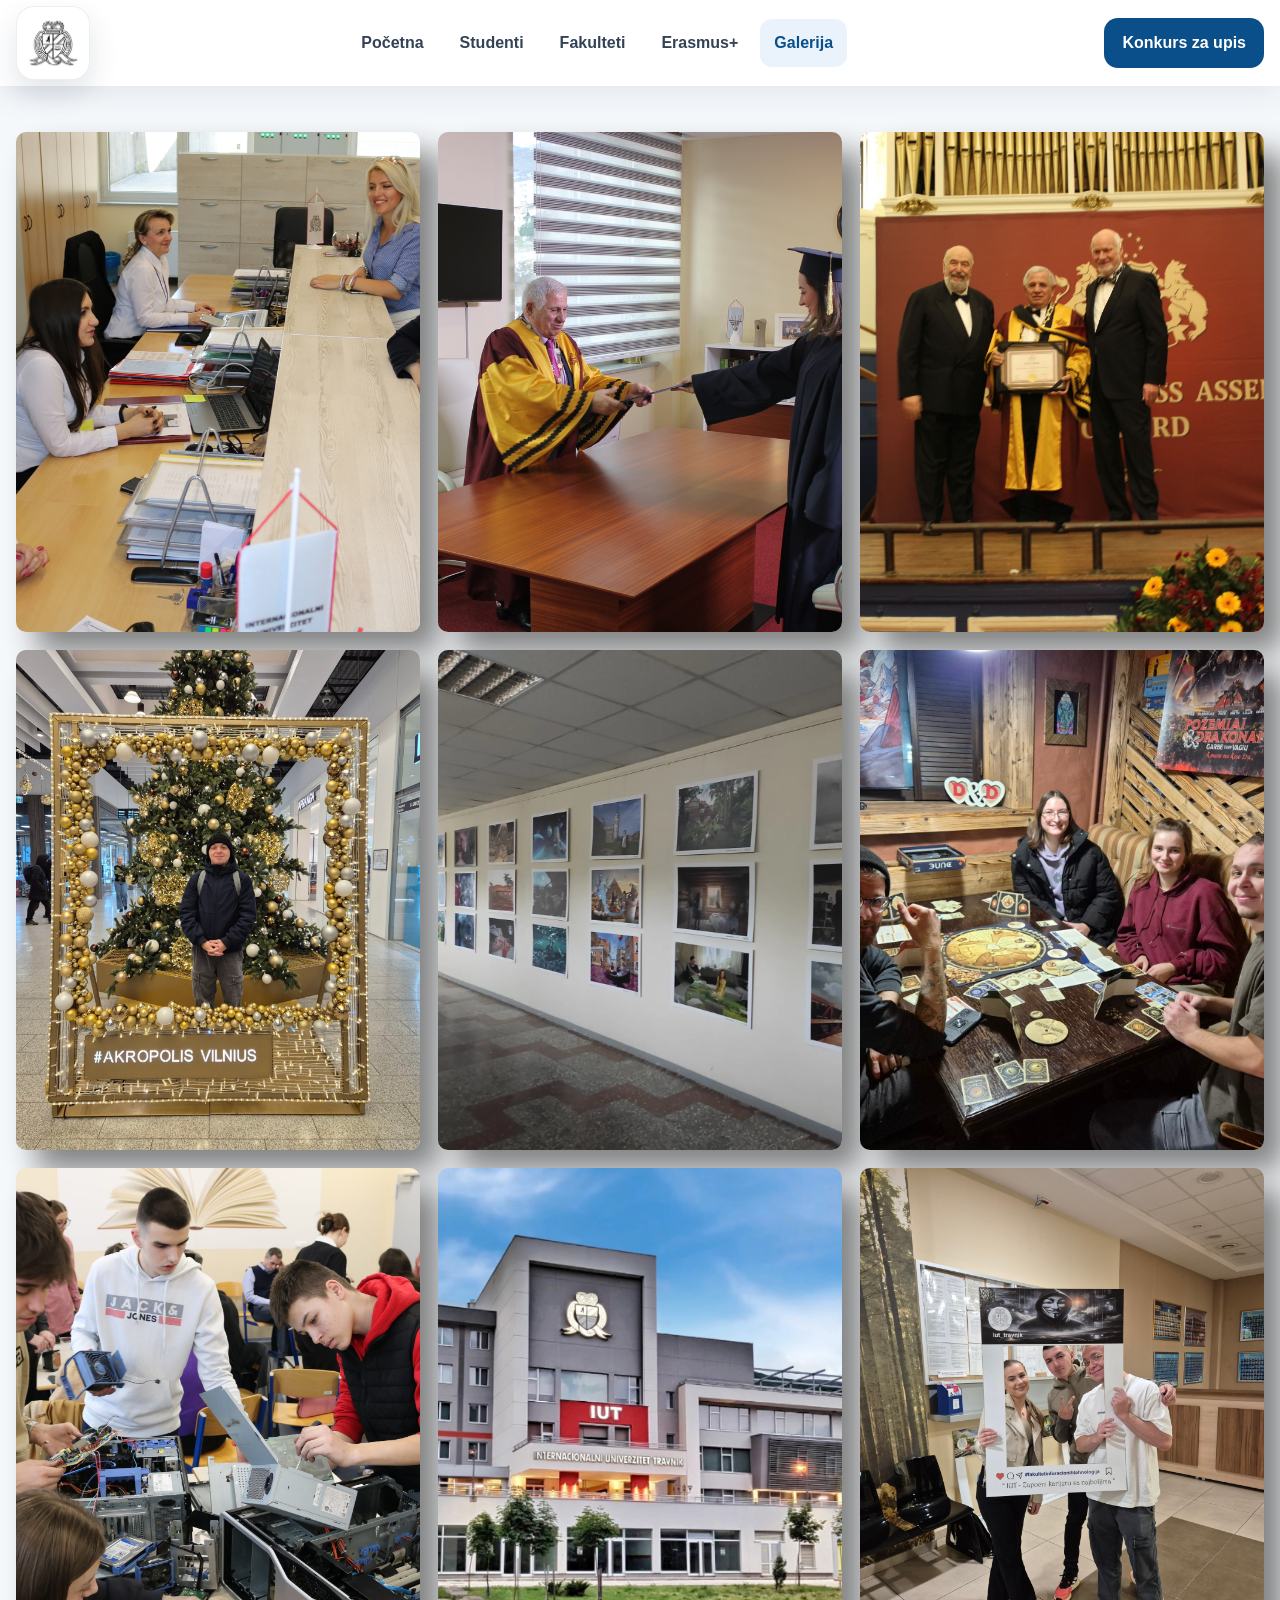
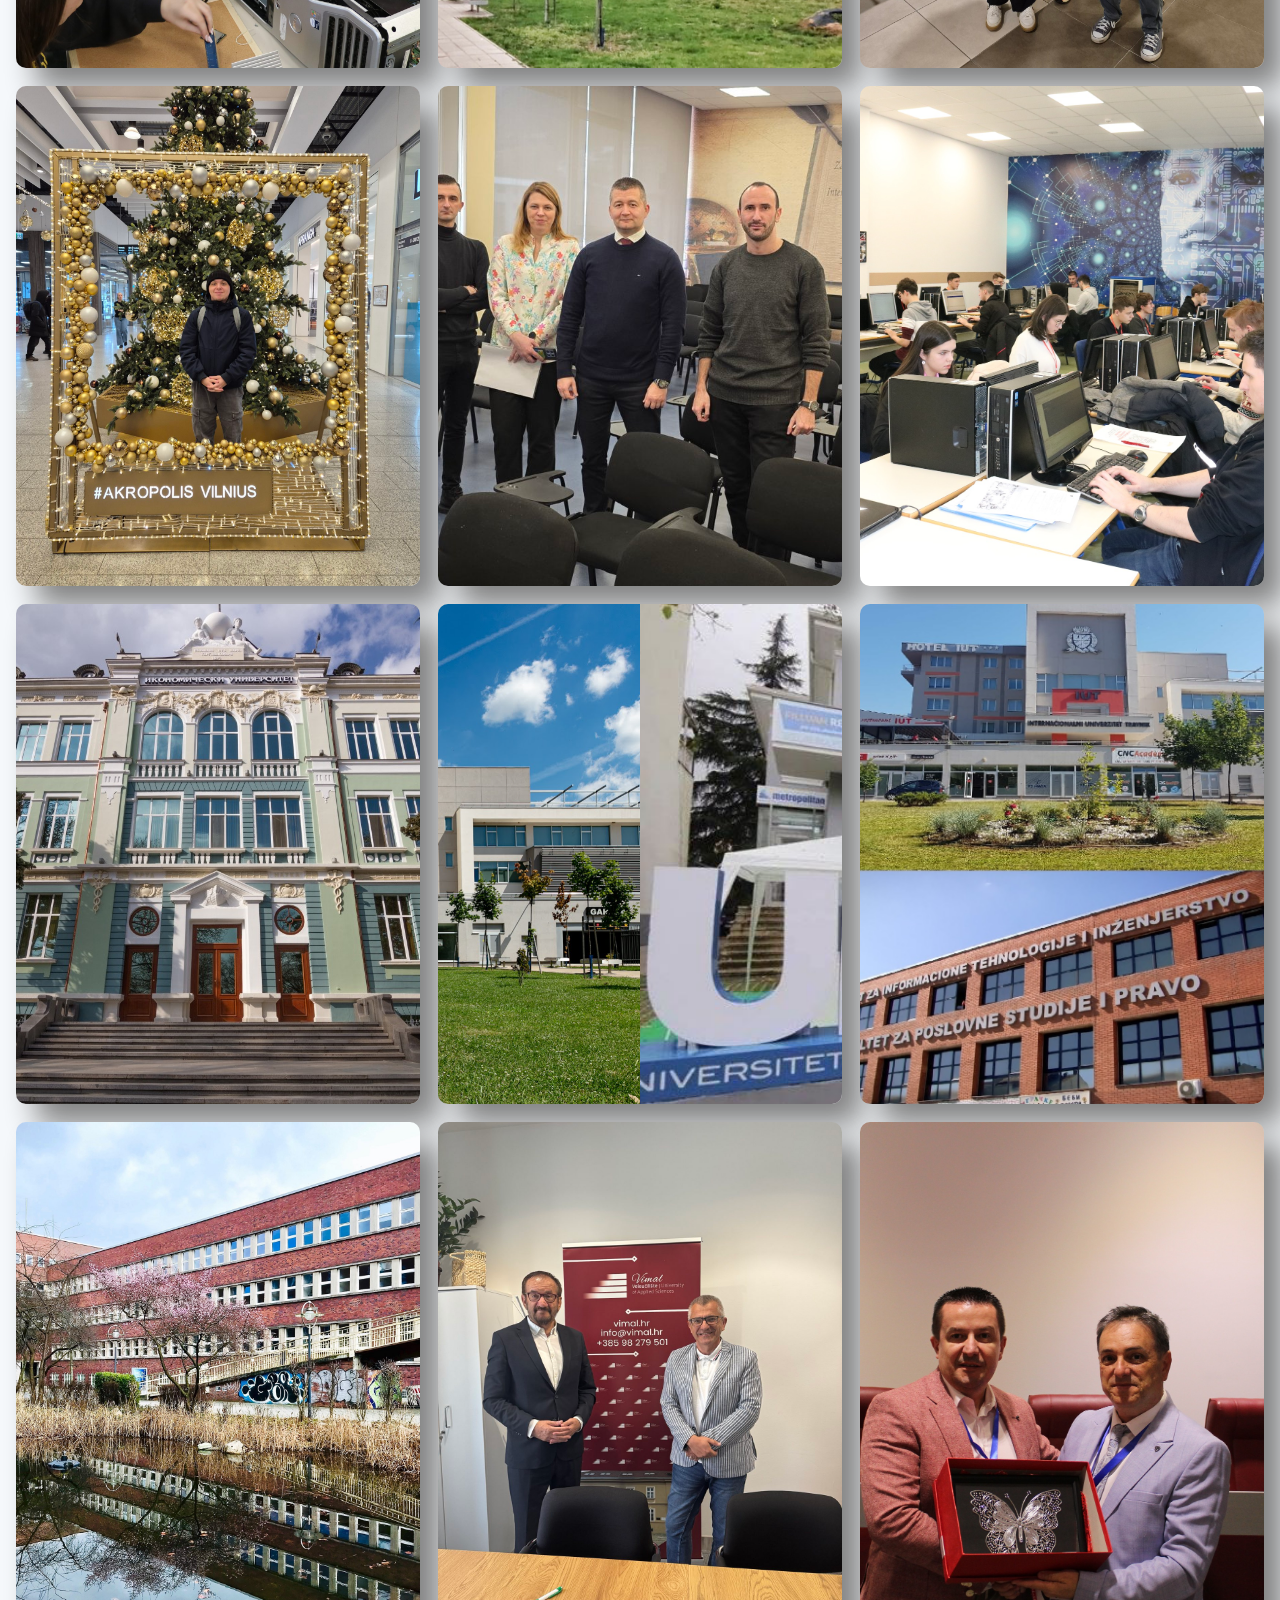
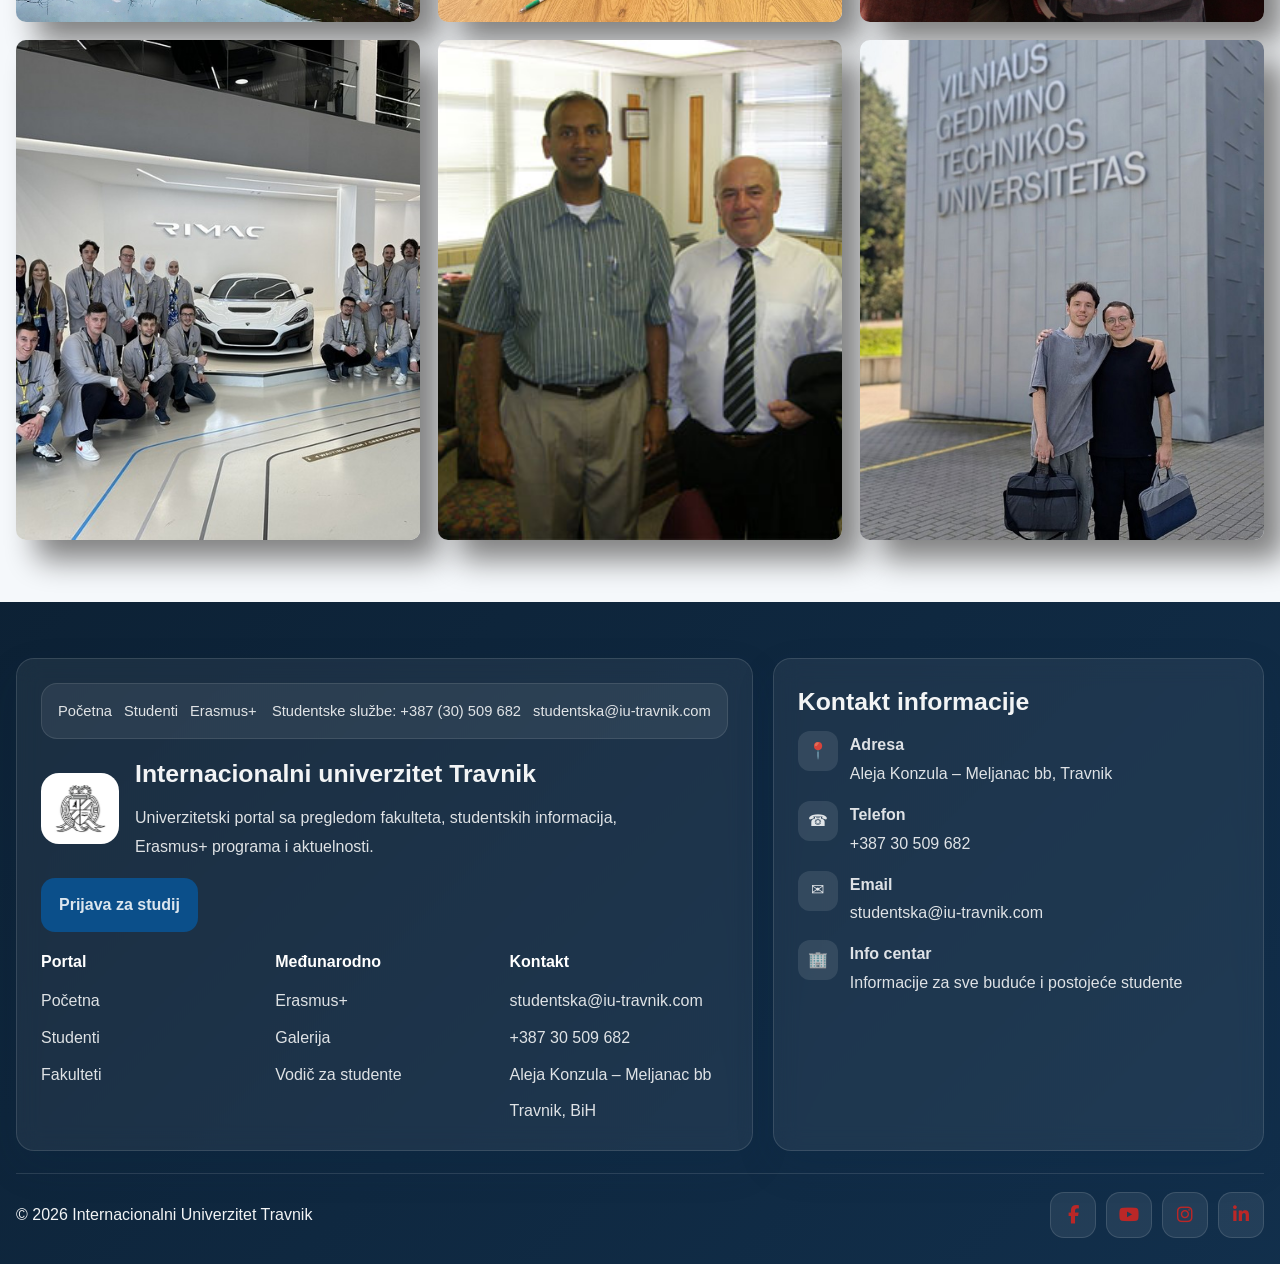
<file: galerija.html>
<!doctype html>
<html lang="bs">
  <head>
    <meta charset="UTF-8" />
    <meta name="viewport" content="width=device-width, initial-scale=1.0" />
    <title>Galerija | IUT Travnik</title>
    <link rel="stylesheet" href="style.css" />
    <link
      rel="stylesheet"
      href="https://cdnjs.cloudflare.com/ajax/libs/font-awesome/6.5.0/css/all.min.css"
    />
  </head>
  <body>
    <header class="header">
      <div class="container header-inner">
        <a href="index.html" class="brand" aria-label="IUT Travnik početna">
          <div class="brand-logo-wrap">
            <img
              class="brand-logo"
              src="assets/iut.jpg"
              alt="IUT Travnik logo"
            />
          </div>
        </a>

        <nav class="main-nav" id="mainNav">
          <a href="index.html" class="nav-link active">Početna</a>
          <a href="studenti.html" class="nav-link">Studenti</a>
          <a href="fakulteti.html" class="nav-link">Fakulteti</a>
          <a href="erasmus.html" class="nav-link">Erasmus+</a>
          <a href="galerija.html" class="nav-link">Galerija</a>
        </nav>

        <div class="header-actions">
          <a href="studenti.html" class="header-btn">Konkurs za upis</a>
          <button class="menu-toggle" id="menuToggle" aria-label="Otvori meni">
            ☰
          </button>
        </div>
      </div>
    </header>

    <section class="section">
      <div class="container grid">
        <img class="img" src="assets/slide2.jpg" />
        <img class="img" src="assets/slide3.jpg" />
        <img class="img" src="assets/slide4.jpg" />
        <img class="img" src="assets/studenti 2.jpg" />
        <img class="img" src="assets/slike.jpg" />
        <img class="img" src="assets/ja.jpg" />
        <img class="img" src="assets/studenti 4.jpg" />
        <img class="img" src="assets/faks.jpg" />
        <img class="img" src="assets/studenti.jpg" />
        <img class="img" src="assets/studenti 2.jpg" />
        <img class="img" src="assets/vilnius 2.jpg" />
        <img class="img" src="assets/Takmicenje-ucenika-iz-programiranja.jpg" />
        <img class="img" src="assets/sporazum7.jpg" />
        <img class="img" src="assets/sporazum6.png" />
        <img class="img" src="assets/sporazum5.jpg" />
        <img class="img" src="assets/sporazum3.jpg" />
        <img class="img" src="assets/sporazum2.jpg" />
        <img class="img" src="assets/sporazum1.jpg" />
        <img class="img" src="assets/RIMAC-POSJETA.jpg" />
        <img class="img" src="assets/kulovic_4.jpg" />
        <img class="img" src="assets/emir i ja.jpg" />
      </div>
    </section>

    <footer class="footer">
      <div class="container">
        <div class="footer-top">
          <article class="footer-card">
            <div class="footer-mini-topbar">
              <div class="footer-mini-topbar-left">
                <a class="footer-mini-link" href="index.html">Početna</a>
                <a class="footer-mini-link" href="studenti.html">Studenti</a>
                <a class="footer-mini-link" href="erasmus.html">Erasmus+</a>
              </div>
              <div class="footer-mini-topbar-right">
                <span class="footer-mini-info"
                  >Studentske službe: +387 (30) 509 682</span
                >
                <a
                  class="footer-mini-link"
                  href="mailto:studentska@iu-travnik.com"
                  >studentska@iu-travnik.com</a
                >
              </div>
            </div>

            <div class="footer-brand">
              <img src="assets/iut.jpg" alt="IUT Travnik logo" />
              <div>
                <h3>Internacionalni univerzitet Travnik</h3>
                <p>
                  Univerzitetski portal sa pregledom fakulteta, studentskih
                  informacija, Erasmus+ programa i aktuelnosti.
                </p>
              </div>
            </div>

            <a href="studenti.html" class="footer-cta">Prijava za studij</a>

            <div class="footer-links-grid">
              <div class="footer-column">
                <h4>Portal</h4>
                <ul>
                  <li><a href="index.html">Početna</a></li>
                  <li><a href="studenti.html">Studenti</a></li>
                  <li><a href="fakulteti.html">Fakulteti</a></li>
                </ul>
              </div>

              <div class="footer-column">
                <h4>Međunarodno</h4>
                <ul>
                  <li><a href="erasmus.html">Erasmus+</a></li>
                  <li><a href="galerija.html">Galerija</a></li>
                  <li><a href="studenti.html">Vodič za studente</a></li>
                </ul>
              </div>

              <div class="footer-column">
                <h4>Kontakt</h4>
                <ul>
                  <li>
                    <a href="mailto:studentska@iu-travnik.com"
                      >studentska@iu-travnik.com</a
                    >
                  </li>
                  <li><a href="#">+387 30 509 682</a></li>
                  <li><a href="#">Aleja Konzula – Meljanac bb</a></li>
                  <li><a href="#">Travnik, BiH</a></li>
                </ul>
              </div>
            </div>
          </article>

          <article class="footer-card">
            <h3>Kontakt informacije</h3>
            <ul class="footer-contact-list">
              <li>
                <span>📍</span>
                <div>
                  <strong>Adresa</strong><br />Aleja Konzula – Meljanac bb,
                  Travnik
                </div>
              </li>
              <li>
                <span>☎</span>
                <div><strong>Telefon</strong><br />+387 30 509 682</div>
              </li>
              <li>
                <span>✉</span>
                <div>
                  <strong>Email</strong><br /><a
                    href="mailto:studentska@iu-travnik.com"
                    >studentska@iu-travnik.com</a
                  >
                </div>
              </li>
              <li>
                <span>🏢</span>
                <div>
                  <strong>Info centar</strong><br />Informacije za sve buduće i
                  postojeće studente
                </div>
              </li>
            </ul>
          </article>
        </div>

        <div class="footer-bottom">
          <p>© 2026 Internacionalni Univerzitet Travnik</p>
          <div class="footer-socials">
            <a
              href="https://www.facebook.com/"
              target="_blank"
              rel="noreferrer"
              aria-label="Facebook"
            >
              <i class="fa-brands fa-facebook-f"></i>
            </a>

            <a
              href="https://www.youtube.com/"
              target="_blank"
              rel="noreferrer"
              aria-label="YouTube"
            >
              <i class="fa-brands fa-youtube"></i>
            </a>

            <a
              href="https://www.instagram.com/"
              target="_blank"
              rel="noreferrer"
              aria-label="Instagram"
            >
              <i class="fa-brands fa-instagram"></i>
            </a>

            <a
              href="https://www.linkedin.com/"
              target="_blank"
              rel="noreferrer"
              aria-label="LinkedIn"
            >
              <i class="fa-brands fa-linkedin-in"></i>
            </a>
          </div>
        </div>
      </div>
    </footer>

    <script src="app.js"></script>
  </body>
</html>
</file>
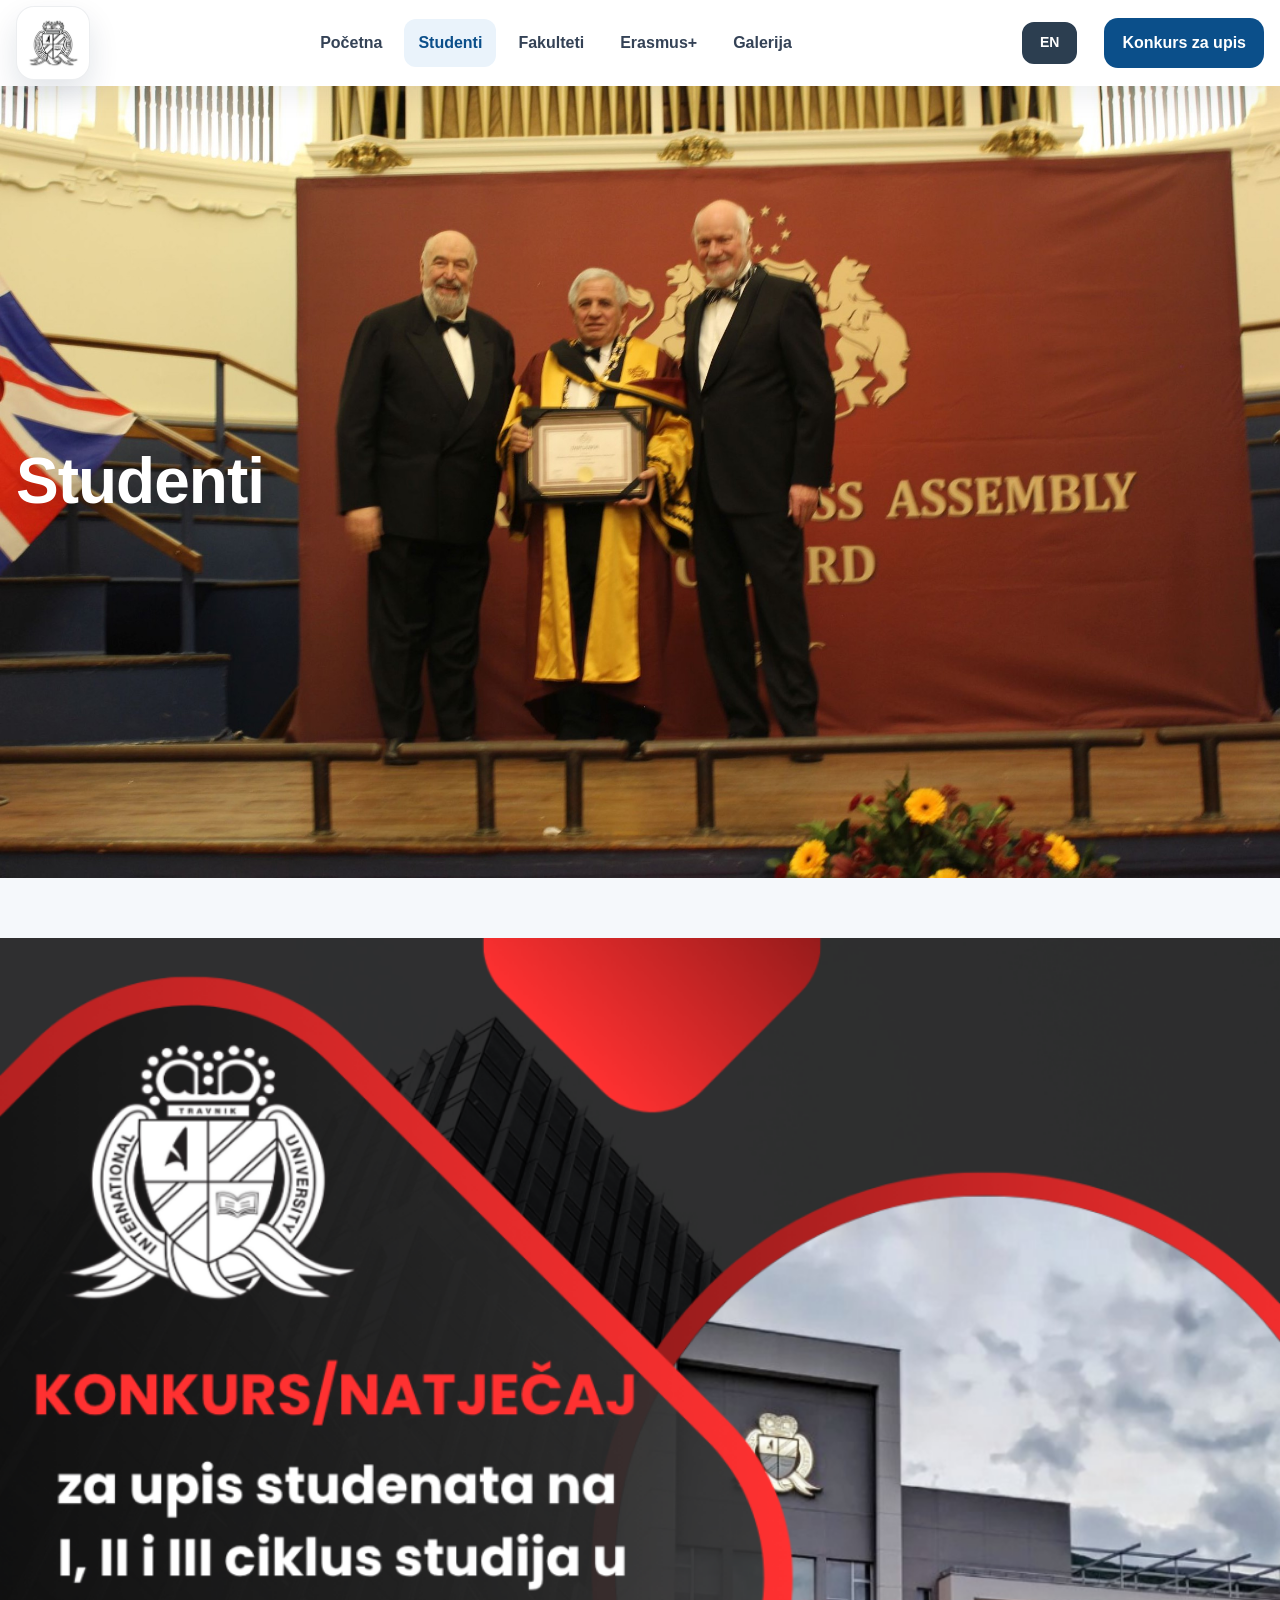
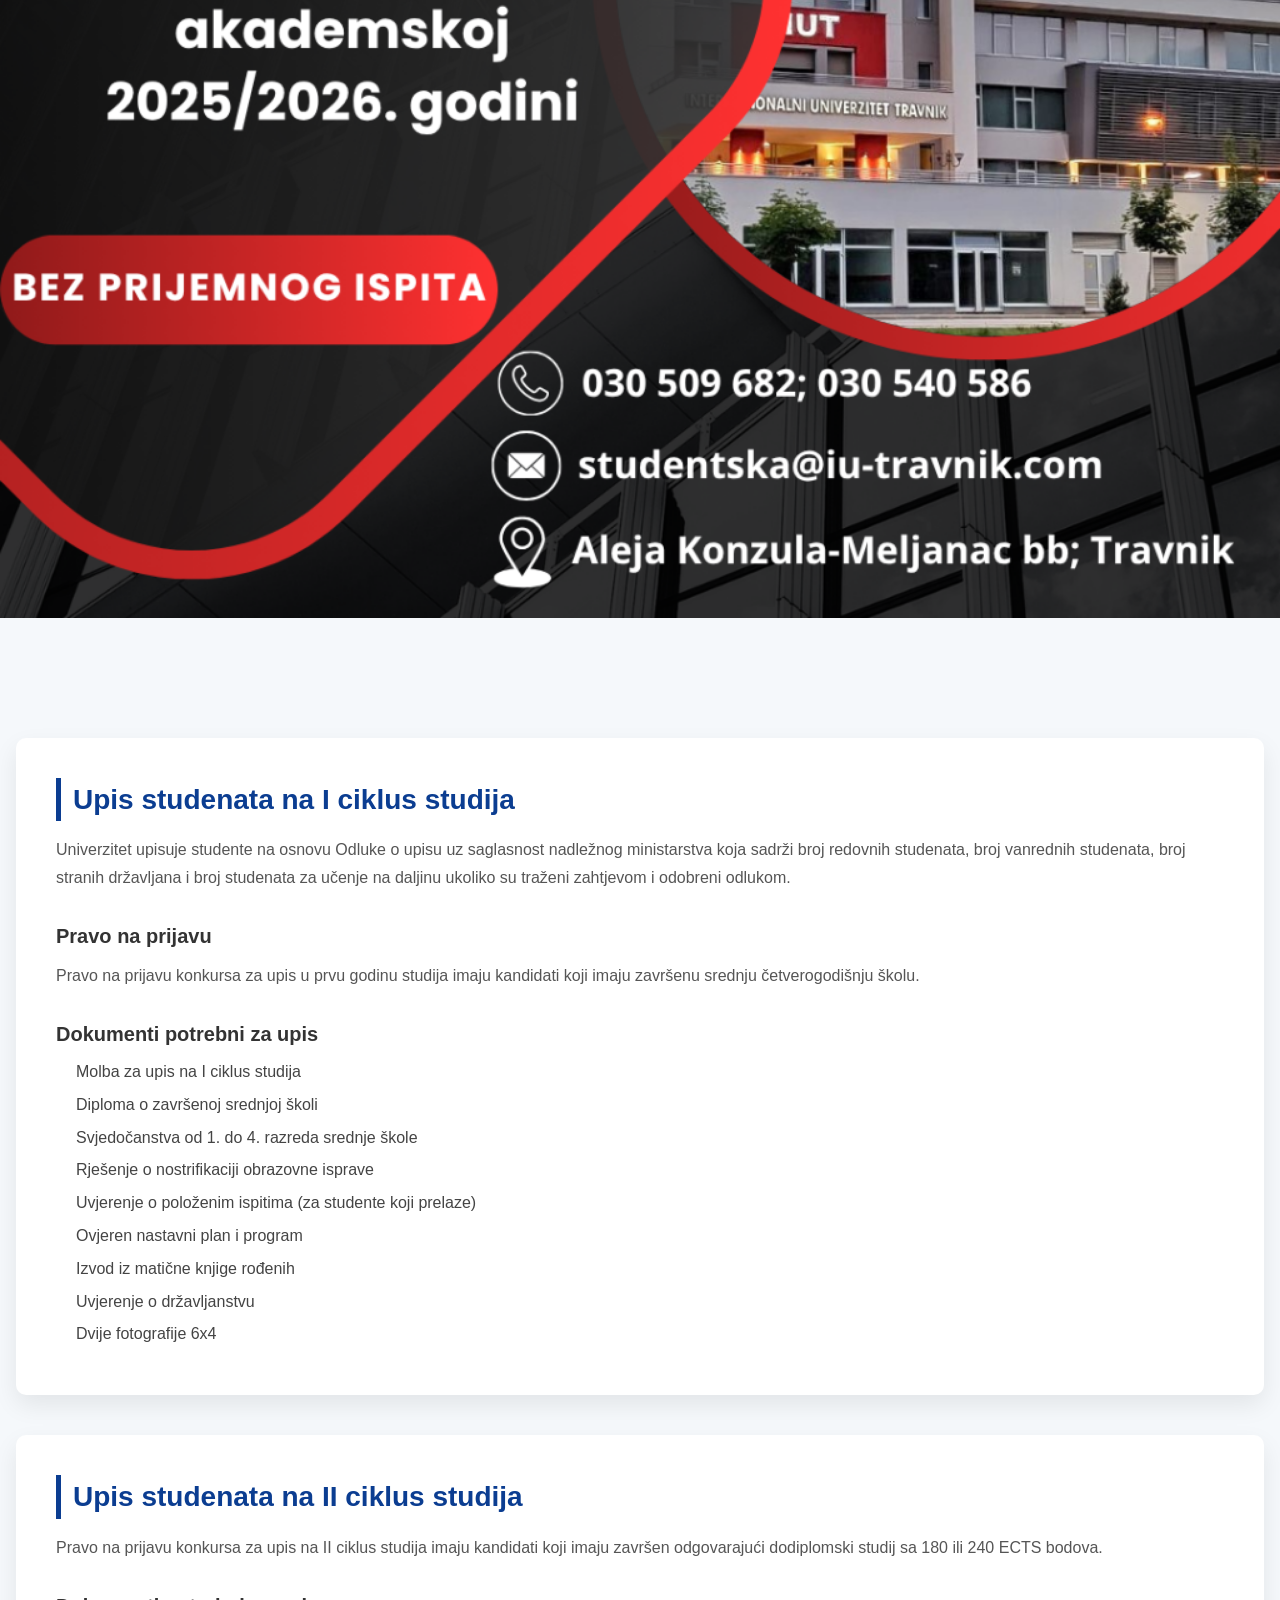
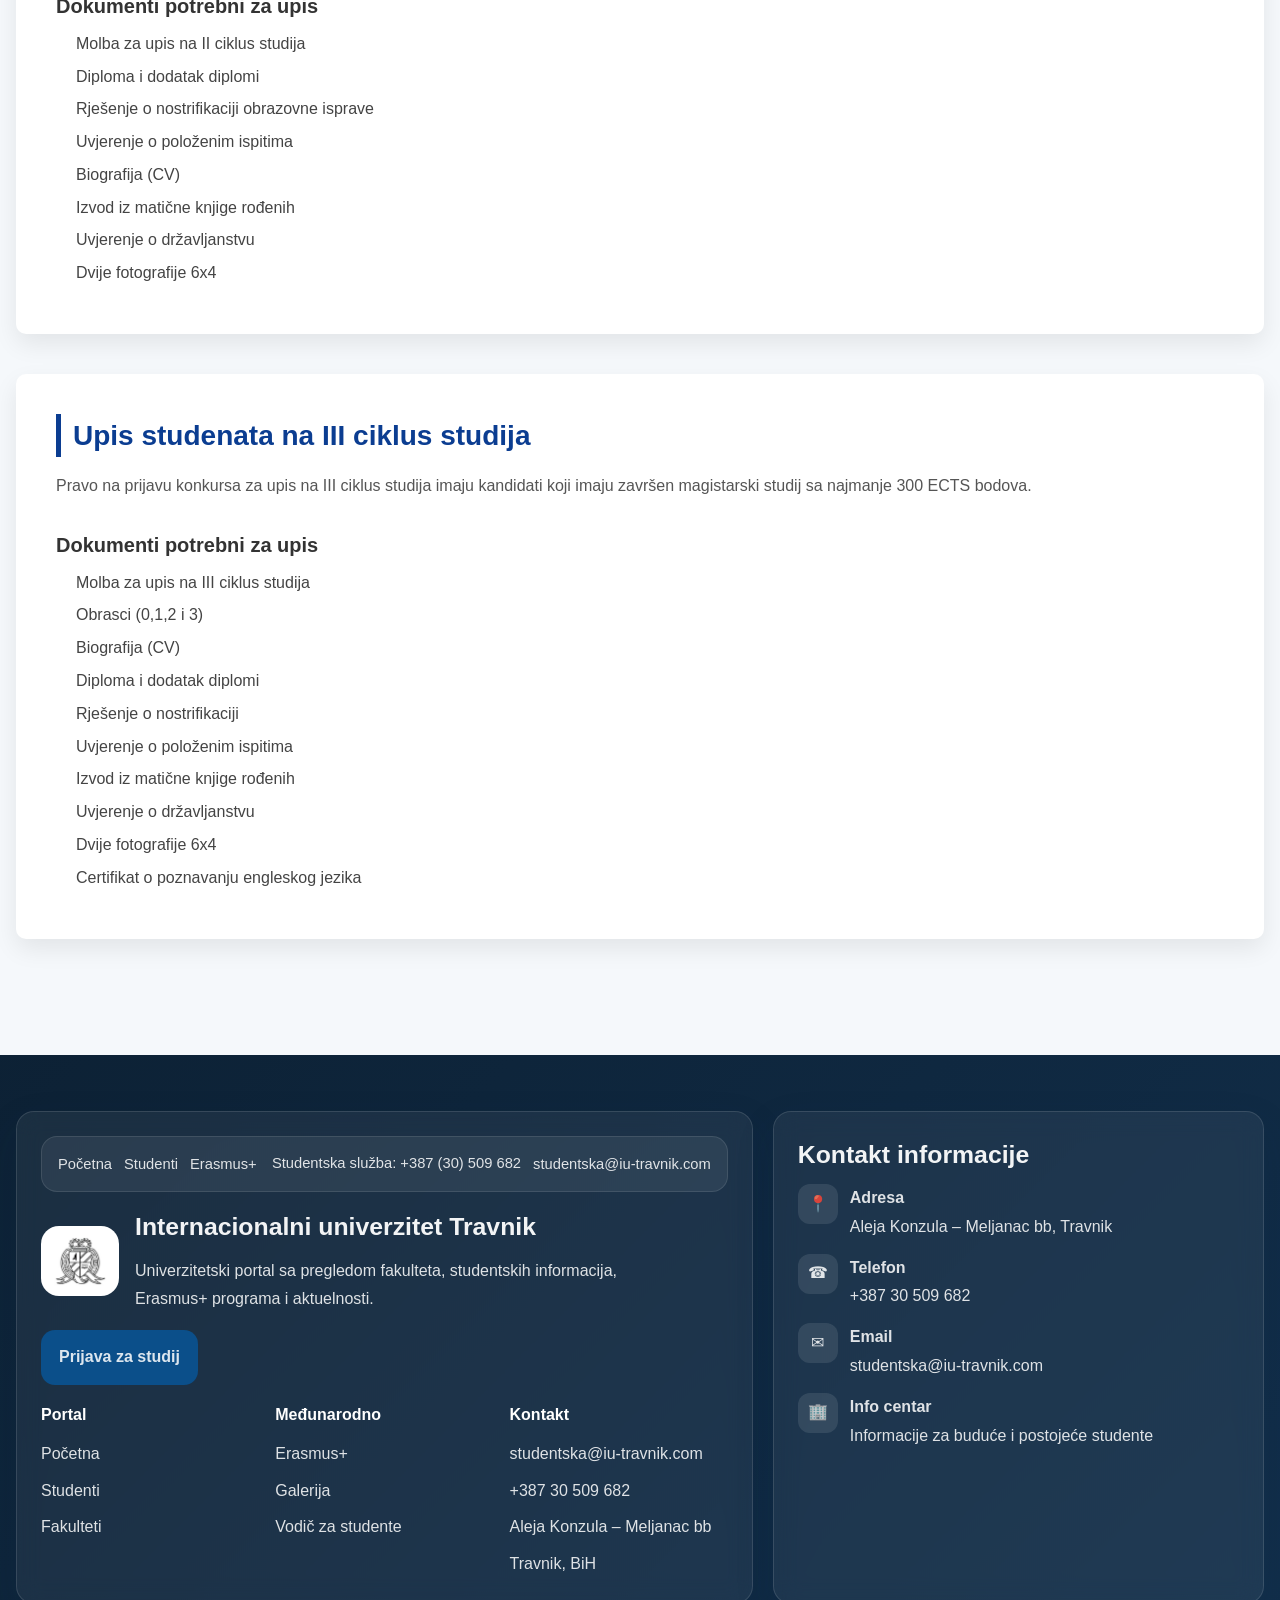
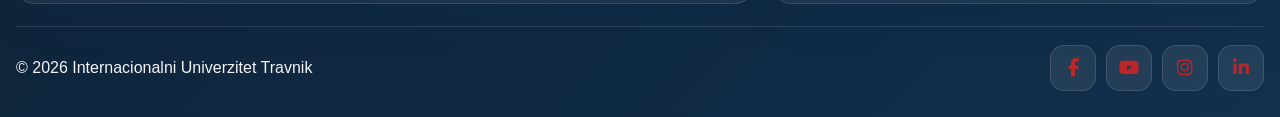
<file: studenti.html>
<!doctype html>
<html lang="bs">
  <head>
    <meta charset="UTF-8" />
    <meta name="viewport" content="width=device-width, initial-scale=1.0" />
    <title>Studenti | IUT Travnik</title>
    <link rel="stylesheet" href="style.css" />
    <link
      rel="stylesheet"
      href="https://cdnjs.cloudflare.com/ajax/libs/font-awesome/6.5.0/css/all.min.css"
    />
  </head>
  <body>
    <header class="header">
      <div class="container header-inner">
        <a href="index.html" class="brand" aria-label="IUT Travnik početna">
          <div class="brand-logo-wrap">
            <img
              class="brand-logo"
              src="assets/iut.jpg"
              alt="IUT Travnik logo"
            />
          </div>
        </a>

        <!-- NAVIGACIJA -->
        <nav class="main-nav" id="mainNav">
          <a href="index.html" class="nav-link" data-key="navPocetna">Početna</a>
          <a href="studenti.html" class="nav-link active" data-key="navStudenti">Studenti</a>
          <a href="fakulteti.html" class="nav-link" data-key="navFakulteti">Fakulteti</a>
          <a href="erasmus.html" class="nav-link" data-key="navErasmus">Erasmus+</a>
          <a href="galerija.html" class="nav-link" data-key="navGalerija">Galerija</a>
        </nav>

        <div class="header-actions">
          <!-- DUGME ZA JEZIK -->
          <button id="langToggle" class="lang-toggle-btn">EN</button>
          
          <a href="studenti.html" class="header-btn" data-key="btnKonkurs">Konkurs za upis</a>
          <button class="menu-toggle" id="menuToggle" aria-label="Otvori meni">
            ☰
          </button>
        </div>
      </div>
    </header>

    <section class="hero">
      <div class="container">
        <h1 data-key="studentiHeroNaslov">Studenti</h1>
      </div>
    </section>

    <section class="student-section">
      <img
        style="width: 100%"
        src="./assets/Konkurs.png"
        alt="Konkurs za prijem studenata"
      />
    </section>

    <section class="student-section">
      <div class="container">
        <!-- I CIKLUS -->
        <div class="student-box">
          <h2 class="cycle-title" data-key="ciklus1Naslov">Upis studenata na I ciklus studija</h2>

          <p data-key="ciklus1Opis">
            Univerzitet upisuje studente na osnovu Odluke o upisu uz saglasnost
            nadležnog ministarstva koja sadrži broj redovnih studenata, broj
            vanrednih studenata, broj stranih državljana i broj studenata za
            učenje na daljinu ukoliko su traženi zahtjevom i odobreni odlukom.
          </p>

          <h3 data-key="pravoPrijavaNaslov">Pravo na prijavu</h3>

          <p data-key="pravoPrijavaOpis">
            Pravo na prijavu konkursa za upis u prvu godinu studija imaju
            kandidati koji imaju završenu srednju četverogodišnju školu.
          </p>

          <h3 data-key="dokCiklus1Naslov">Dokumenti potrebni za upis</h3>

          <ul>
            <li data-key="dok1_1">Molba za upis na I ciklus studija</li>
            <li data-key="dok1_2">Diploma o završenoj srednjoj školi</li>
            <li data-key="dok1_3">Svjedočanstva od 1. do 4. razreda srednje škole</li>
            <li data-key="dok1_4">Rješenje o nostrifikaciji obrazovne isprave</li>
            <li data-key="dok1_5">Uvjerenje o položenim ispitima (za studente koji prelaze)</li>
            <li data-key="dok1_6">Ovjeren nastavni plan i program</li>
            <li data-key="dok1_7">Izvod iz matične knjige rođenih</li>
            <li data-key="dok1_8">Uvjerenje o državljanstvu</li>
            <li data-key="dok1_9">Dvije fotografije 6x4</li>
          </ul>
        </div>

        <!-- II CIKLUS -->
        <div class="student-box">
          <h2 class="cycle-title" data-key="ciklus2Naslov">Upis studenata na II ciklus studija</h2>

          <p data-key="ciklus2Opis">
            Pravo na prijavu konkursa za upis na II ciklus studija imaju
            kandidati koji imaju završen odgovarajući dodiplomski studij sa 180
            ili 240 ECTS bodova.
          </p>

          <h3 data-key="dokCiklus2Naslov">Dokumenti potrebni za upis</h3>

          <ul>
            <li data-key="dok2_1">Molba za upis na II ciklus studija</li>
            <li data-key="dok2_2">Diploma i dodatak diplomi</li>
            <li data-key="dok2_3">Rješenje o nostrifikaciji obrazovne isprave</li>
            <li data-key="dok2_4">Uvjerenje o položenim ispitima</li>
            <li data-key="dok2_5">Biografija (CV)</li>
            <li data-key="dok2_6">Izvod iz matične knjige rođenih</li>
            <li data-key="dok2_7">Uvjerenje o državljanstvu</li>
            <li data-key="dok2_8">Dvije fotografije 6x4</li>
          </ul>
        </div>

        <!-- III CIKLUS -->
        <div class="student-box">
          <h2 class="cycle-title" data-key="ciklus3Naslov">Upis studenata na III ciklus studija</h2>

          <p data-key="ciklus3Opis">
            Pravo na prijavu konkursa za upis na III ciklus studija imaju
            kandidati koji imaju završen magistarski studij sa najmanje 300 ECTS
            bodova.
          </p>

          <h3 data-key="dokCiklus3Naslov">Dokumenti potrebni za upis</h3>

          <ul>
            <li data-key="dok3_1">Molba za upis na III ciklus studija</li>
            <li data-key="dok3_2">Obrasci (0,1,2 i 3)</li>
            <li data-key="dok3_3">Biografija (CV)</li>
            <li data-key="dok3_4">Diploma i dodatak diplomi</li>
            <li data-key="dok3_5">Rješenje o nostrifikaciji</li>
            <li data-key="dok3_6">Uvjerenje o položenim ispitima</li>
            <li data-key="dok3_7">Izvod iz matične knjige rođenih</li>
            <li data-key="dok3_8">Uvjerenje o državljanstvu</li>
            <li data-key="dok3_9">Dvije fotografije 6x4</li>
            <li data-key="dok3_10">Certifikat o poznavanju engleskog jezika</li>
          </ul>
        </div>
      </div>
    </section>

    <!-- IDENTIČAN, POPRAVLJEN FOOTER IZ INDEX.HTML -->
    <footer class="footer">
      <div class="container">
        <div class="footer-top">
          <article class="footer-card">
            <div class="footer-mini-topbar">
              <div class="footer-mini-topbar-left">
                <a class="footer-mini-link" href="index.html" data-key="footerMiniPocetna">Početna</a>
                <a class="footer-mini-link" href="studenti.html" data-key="footerMiniStudenti">Studenti</a>
                <a class="footer-mini-link" href="erasmus.html" data-key="footerMiniErasmus">Erasmus+</a>
              </div>
              <div class="footer-mini-topbar-right">
                <span class="footer-mini-info" data-key="footerStudSluzba"
                  >Studentska služba: +387 (30) 509 682</span
                >
                <a
                  class="footer-mini-link"
                  href="mailto:studentska@iu-travnik.com"
                  >studentska@iu-travnik.com</a
                >
              </div>
            </div>

            <div class="footer-brand">
              <img src="assets/iut.jpg" alt="IUT Travnik logo" />
              <div>
                <h3 data-key="footerUniverzitet">Internacionalni univerzitet Travnik</h3>
                <p data-key="footerUniverzitetOpis">
                  Univerzitetski portal sa pregledom fakulteta, studentskih
                  informacija, Erasmus+ programa i aktuelnosti.
                </p>
              </div>
            </div>

            <a href="studenti.html" class="footer-cta" data-key="footerPrijava">Prijava za studij</a>

            <div class="footer-links-grid">
              <div class="footer-column">
                <h4 data-key="footerPortalNaslov">Portal</h4>
                <ul>
                  <li><a href="index.html" data-key="footerLinkPocetna">Početna</a></li>
                  <li><a href="studenti.html" data-key="footerLinkStudenti">Studenti</a></li>
                  <li><a href="fakulteti.html" data-key="footerLinkFakulteti">Fakulteti</a></li>
                </ul>
              </div>

              <div class="footer-column">
                <h4 data-key="footerMedjunarodnoNaslov">Međunarodno</h4>
                <ul>
                  <li><a href="erasmus.html" data-key="footerLinkErasmus">Erasmus+</a></li>
                  <li><a href="galerija.html" data-key="footerLinkGalerija">Galerija</a></li>
                  <li><a href="studenti.html" data-key="footerVodic">Vodič za studente</a></li>
                </ul>
              </div>

              <div class="footer-column">
                <h4 data-key="footerKontaktNaslov">Kontakt</h4>
                <ul>
                  <li>
                    <a href="mailto:studentska@iu-travnik.com"
                      >studentska@iu-travnik.com</a
                    >
                  </li>
                  <li><a href="#">+387 30 509 682</a></li>
                  <li><a href="#" data-key="footerAdresaLink">Aleja Konzula – Meljanac bb</a></li>
                  <li><a href="#" data-key="footerGrad">Travnik, BiH</a></li>
                </ul>
              </div>
            </div>
          </article>

          <article class="footer-card">
            <h3 data-key="footerKontaktNaslov2">Kontakt informacije</h3>
            <ul class="footer-contact-list">
              <li>
                <span>📍</span>
                <div>
                  <strong data-key="footerAdresaNaslov">Adresa</strong><br />
                  <span data-key="footerAdresaTxt">Aleja Konzula – Meljanac bb, Travnik</span>
                </div>
              </li>
              <li>
                <span>☎</span>
                <div>
                  <strong data-key="footerTelefonNaslov">Telefon</strong><br />
                  <span>+387 30 509 682</span>
                </div>
              </li>
              <li>
                <span>✉</span>
                <div>
                  <strong data-key="footerEmailNaslov">Email</strong><br />
                  <a href="mailto:studentska@iu-travnik.com">studentska@iu-travnik.com</a>
                </div>
              </li>
              <li>
                <span>🏢</span>
                <div>
                  <strong data-key="footerInfoNaslov">Info centar</strong><br />
                  <span data-key="footerInfoOpis">Informacije za buduće i postojeće studente</span>
                </div>
              </li>
            </ul>
          </article>
        </div>

        <div class="footer-bottom">
          <p data-key="footerCopyright">© 2026 Internacionalni Univerzitet Travnik</p>
          <div class="footer-socials">
            <a href="https://www.facebook.com/" target="_blank" rel="noreferrer" aria-label="Facebook">
              <i class="fa-brands fa-facebook-f"></i>
            </a>
            <a href="https://www.youtube.com/" target="_blank" rel="noreferrer" aria-label="YouTube">
              <i class="fa-brands fa-youtube"></i>
            </a>
            <a href="https://www.instagram.com/" target="_blank" rel="noreferrer" aria-label="Instagram">
              <i class="fa-brands fa-instagram"></i>
            </a>
            <a href="https://www.linkedin.com/" target="_blank" rel="noreferrer" aria-label="LinkedIn">
              <i class="fa-brands fa-linkedin-in"></i>
            </a>
          </div>
        </div>
      </div>
    </footer>

    <script src="app.js"></script>
  </body>
</html>
</file>
<file: style.css>
:root {
  --primary: #0b4f8a;
  --primary-dark: #08365d;
  --primary-soft: #eaf3fb;
  --accent: #d8a11c;
  --accent-soft: #fff4d4;
  --text: #1f2937;
  --muted: #5f6b7a;
  --line: #d8e0e8;
  --bg: #f5f8fb;
  --white: #ffffff;
  --shadow: 0 16px 40px rgba(12, 40, 70, 0.12);
  --radius: 18px;
  --transition: 0.28s ease;
  --max: 1320px;
}

* {
  margin: 0;
  padding: 0;
  box-sizing: border-box;
}

li {
  list-style: none;
}

html {
  scroll-behavior: smooth;
}

body {
  font-family: Arial, Helvetica, sans-serif;
  background: var(--bg);
  color: var(--text);
  line-height: 1.55;
  overflow-x: hidden;
}

a {
  color: inherit;
  text-decoration: none;
}

img {
  max-width: 100%;
  display: block;
}

button,
input,
textarea {
  font: inherit;
}

.container {
  width: min(var(--max), calc(100% - 2rem));
  margin: 0 auto;
}

/* HEADER */

.header {
  background: rgba(255, 255, 255, 0.96);
  backdrop-filter: blur(10px);
  position: sticky;
  top: 0;
  z-index: 1000;
  box-shadow: 0 8px 30px rgba(10, 31, 53, 0.08);
}

.header-inner {
  min-height: 86px;
  display: flex;
  align-items: center;
  justify-content: space-between;
  gap: 20px;
}

.brand {
  display: flex;
  align-items: center;
  flex-shrink: 0;
}

.brand-logo-wrap {
  width: 74px;
  height: 74px;
  border-radius: 18px;
  background: white;
  display: flex;
  align-items: center;
  justify-content: center;
  box-shadow: 0 14px 30px rgba(13, 43, 72, 0.12);
  border: 1px solid rgba(13, 43, 72, 0.08);
  overflow: hidden;
}

.brand-logo,
.logo {
  width: 60px;
  height: auto;
  object-fit: contain;
}

.main-nav,
.nav {
  display: flex;
  align-items: center;
  justify-content: center;
  gap: 8px;
  flex: 1;
  flex-wrap: wrap;
}

.nav-link,
.nav a {
  padding: 12px 14px;
  border-radius: 12px;
  font-weight: 700;
  color: #344256;
  transition: var(--transition);
}

.nav-link:hover,
.nav-link.active,
.nav a:hover,
.nav a.active {
  background: var(--primary-soft);
  color: var(--primary);
}

.header-actions {
  display: flex;
  align-items: center;
  justify-content: flex-end;
  gap: 12px;
  flex-shrink: 0;
}

.header-btn,
.hero-btn,
.section-link,
.news-link,
.footer-cta {
  display: inline-flex;
  align-items: center;
  justify-content: center;
  gap: 8px;
  border: none;
  cursor: pointer;
  transition: var(--transition);
  font-weight: 700;
}

.header-btn,
.hero-btn.primary,
.footer-cta {
  background: var(--primary);
  color: white;
  padding: 13px 18px;
  border-radius: 14px;
}

.hero-btn.secondary,
.section-link,
.news-link {
  background: white;
  color: var(--primary-dark);
  border: 1px solid var(--line);
  padding: 13px 18px;
  border-radius: 14px;
}

.header-btn:hover,
.hero-btn:hover,
.section-link:hover,
.news-link:hover,
.footer-cta:hover {
  transform: translateY(-2px);
}

.menu-toggle,
#menuBtn {
  display: none;
  width: 50px;
  height: 50px;
  border-radius: 14px;
  border: 1px solid var(--line);
  background: white;
  font-size: 1.4rem;
  cursor: pointer;
  align-items: center;
  justify-content: center;
}

/* HERO */

.hero {
  position: relative;
  background: url("assets/slide4.jpg") center/cover no-repeat;
  color: white;
  min-height: 88vh;
  display: flex;
  align-items: center;
  padding: 80px 0 64px;
  overflow: hidden;
}

.hero-overlay {
  position: absolute;
  inset: 0;
  background:
    linear-gradient(115deg, rgba(8, 29, 49, 0.72), rgba(11, 79, 138, 0.52)),
    linear-gradient(to top, rgba(8, 29, 49, 0.18), rgba(8, 29, 49, 0.08));
  z-index: 1;
}

.hero .container {
  position: relative;
  z-index: 2;
}

.hero-grid {
  display: grid;
  grid-template-columns: 1.08fr 0.92fr;
  gap: 28px;
  align-items: center;
}

.hero-copy {
  padding: 10px 0;
}

.hero-tag {
  display: inline-flex;
  align-items: center;
  gap: 10px;
  padding: 10px 15px;
  border-radius: 999px;
  background: rgba(255, 255, 255, 0.14);
  border: 1px solid rgba(255, 255, 255, 0.16);
  margin-bottom: 20px;
  font-weight: 700;
  backdrop-filter: blur(10px);
}

.hero h1 {
  font-size: clamp(2.6rem, 5vw, 4.6rem);
  line-height: 0.98;
  margin-bottom: 18px;
  max-width: 760px;
  letter-spacing: -1px;
  text-shadow: 0 6px 18px rgba(0, 0, 0, 0.18);
}

.hero p {
  max-width: 720px;
  color: rgba(255, 255, 255, 0.94);
  font-size: 1.08rem;
  line-height: 1.9;
  margin-bottom: 28px;
}

.hero-actions {
  display: flex;
  gap: 14px;
  flex-wrap: wrap;
  margin-bottom: 30px;
}

.hero-stats {
  display: grid;
  grid-template-columns: repeat(4, 1fr);
  gap: 14px;
}

.stat-box,
.news-card,
.feature-card,
.faculty-card,
.erasmus-card,
.gallery-card,
.hero-panel,
.footer-card,
.mid-card,
.card {
  background: white;
  border-radius: var(--radius);
  box-shadow: var(--shadow);
  border: 1px solid rgba(10, 31, 53, 0.06);
}

.stat-box {
  padding: 18px;
  background: rgba(255, 255, 255, 0.15);
  border: 1px solid rgba(255, 255, 255, 0.16);
  backdrop-filter: blur(12px);
}

.stat-box strong {
  display: block;
  font-size: 1.5rem;
  margin-bottom: 8px;
  color: white;
}

.stat-box span {
  font-size: 0.93rem;
  color: rgba(255, 255, 255, 0.9);
  line-height: 1.6;
}

.hero-panel {
  padding: 22px;
  color: var(--text);
  display: grid;
  gap: 18px;
  position: relative;
  overflow: hidden;
  background: rgba(255, 255, 255, 0.98);
  border-radius: 22px;
  box-shadow: 0 24px 60px rgba(8, 29, 49, 0.18);
  border: 1px solid rgba(255, 255, 255, 0.45);
}

.hero-panel::before {
  content: "";
  position: absolute;
  inset: 0 0 auto 0;
  height: 6px;
  background: linear-gradient(90deg, var(--primary), var(--accent));
}

.panel-top {
  display: flex;
  justify-content: space-between;
  gap: 16px;
  align-items: flex-start;
  flex-wrap: wrap; 
}

.panel-top h2 {
  color: var(--primary-dark);
  font-size: 1.5rem;
  margin-bottom: 8px;
}

.panel-top p {
  color: var(--muted);
  margin: 0;
  line-height: 1.7;
}

.panel-label {
  padding: 8px 12px;
  background: var(--accent-soft);
  color: #8f6510;
  border-radius: 999px;
  font-weight: 700;
  font-size: 0.85rem;
  white-space: nowrap;
}

.panel-media-grid {
  display: grid;
  grid-template-columns: 1.15fr 0.85fr;
  gap: 12px;
}

.panel-media-main,
.panel-media-side {
  border-radius: 18px;
  overflow: hidden;
  min-height: 220px;
}

.panel-media-main img,
.panel-media-side img {
  width: 100%;
  height: 100%;
  object-fit: cover;
  transition: transform 0.8s ease;
}

.hero-panel:hover img,
.gallery-card:hover img,
.mid-card:hover img {
  transform: scale(1.04);
}

.panel-grid {
  display: grid;
  grid-template-columns: repeat(2, 1fr);
  gap: 12px;
}

.panel-mini {
  background: #f8fbfd;
  border-radius: 14px;
  padding: 15px;
  border: 1px solid var(--line);
}

.panel-mini strong {
  display: block;
  margin-bottom: 6px;
  color: var(--primary-dark);
}

.panel-mini span {
  color: var(--muted);
  line-height: 1.65;
  font-size: 0.95rem;
}

/* SECTIONS */

.section {
  padding: 46px 0;
}

.section-head {
  display: flex;
  justify-content: space-between;
  gap: 18px;
  align-items: end;
  margin-bottom: 22px;
  flex-wrap: wrap;
}

.section-head h2 {
  font-size: clamp(1.7rem, 3vw, 2.5rem);
  color: var(--primary-dark);
  margin-bottom: 8px;
}

.section-head p {
  color: var(--muted);
  max-width: 820px;
  line-height: 1.75;
}

.feature-grid,
.news-grid,
.faculty-grid,
.erasmus-grid,
.gallery-grid,
.mid-grid,
.grid {
  display: grid;
  gap: 18px;
}

.feature-grid {
  grid-template-columns: repeat(3, 1fr);
}

.news-grid {
  grid-template-columns: repeat(3, 1fr);
}

.faculty-grid {
  grid-template-columns: repeat(3, 1fr);
}

.erasmus-grid {
  grid-template-columns: repeat(4, 1fr);
}

.gallery-grid {
  grid-template-columns: repeat(5, 1fr);
}

.mid-grid,
.mid {
  display: grid;
  grid-template-columns: 1.05fr 0.95fr;
  gap: 18px;
  align-items: center;
}

.grid {
  grid-template-columns: repeat(3, 1fr);
}

.feature-card,
.news-card,
.faculty-card,
.erasmus-card,
.card {
  padding: 22px;
  transition: var(--transition);
  position: relative;
  overflow: hidden;
}

.feature-card::before,
.news-card::before,
.faculty-card::before,
.erasmus-card::before {
  content: "";
  position: absolute;
  inset: 0 auto 0 0;
  width: 5px;
  background: linear-gradient(180deg, var(--primary), var(--accent));
}

.feature-card:hover,
.news-card:hover,
.faculty-card:hover,
.erasmus-card:hover,
.footer-card:hover,
.mid-card:hover,
.card:hover {
  transform: translateY(-5px);
}

.feature-icon {
  width: 54px;
  height: 54px;
  border-radius: 16px;
  display: grid;
  place-items: center;
  background: linear-gradient(135deg, #eef5fb, #fff5da);
  font-size: 1.4rem;
  margin-bottom: 16px;
}

.feature-card h3,
.news-card h3,
.faculty-card h3,
.erasmus-card h3,
.card h3 {
  color: var(--primary-dark);
  margin-bottom: 10px;
  font-size: 1.18rem;
  line-height: 1.35;
}

.feature-card p,
.news-card p,
.faculty-card p,
.erasmus-card p,
.card p {
  color: var(--muted);
  line-height: 1.78;
  margin-bottom: 16px;
}

.news-badge,
.faculty-badge,
.erasmus-badge {
  display: inline-flex;
  width: fit-content;
  padding: 8px 12px;
  border-radius: 999px;
  font-size: 0.82rem;
  font-weight: 700;
  margin-bottom: 12px;
}

.news-badge {
  background: var(--primary-soft);
  color: var(--primary);
}

.faculty-badge {
  background: #eef4fb;
  color: var(--primary-dark);
}

.erasmus-badge {
  background: var(--accent-soft);
  color: #7a5f15;
}

.faculty-card ul {
  list-style: none;
  display: grid;
  gap: 8px;
  color: #415163;
  margin-bottom: 16px;
}

.faculty-card li::before {
  content: "• ";
  color: var(--accent);
  font-weight: bold;
}

/* MID SECTION */

.mid-card {
  overflow: hidden;
  transition: var(--transition);
}

.mid-card-image {
  min-height: 330px;
  overflow: hidden;
}

.mid-card-image img,
.mid img {
  width: 100%;
  height: 100%;
  object-fit: cover;
  transition: transform 0.8s ease;
  border-radius: 18px;
}

.mid-card-content {
  padding: 24px;
}

.mid-card-content h3,
.mid h2 {
  color: var(--primary-dark);
  font-size: 1.4rem;
  margin-bottom: 10px;
}

.mid-card-content p,
.mid p {
  color: var(--muted);
  line-height: 1.8;
  margin-bottom: 16px;
}

.mid-mini-grid {
  display: grid;
  grid-template-columns: repeat(2, 1fr);
  gap: 12px;
}

.mid-mini {
  padding: 14px;
  border-radius: 14px;
  background: #f8fbfd;
  border: 1px solid var(--line);
}

.mid-mini strong {
  display: block;
  color: var(--primary-dark);
  margin-bottom: 6px;
}

/* GALLERY */

.gallery-card {
  overflow: hidden;
  position: relative;
  min-height: 250px;
}

.gallery-card img {
  width: 100%;
  height: 100%;
  object-fit: cover;
  transition: transform 0.7s ease;
}

.gallery-overlay {
  position: absolute;
  inset: auto 0 0 0;
  padding: 18px;
  color: white;
  background: linear-gradient(
    to top,
    rgba(8, 54, 93, 0.76),
    rgba(8, 54, 93, 0)
  );
}

.gallery-overlay strong {
  display: block;
  margin-bottom: 6px;
  font-size: 1.05rem;
}

/* FOOTER */

.footer {
  margin-top: 16px;
  background: linear-gradient(
    135deg,
    rgba(8, 29, 49, 0.98),
    rgba(13, 43, 72, 0.98)
  );
  color: rgba(255, 255, 255, 0.95);
  padding: 56px 0 26px;
  position: relative;
  overflow: hidden;
}

.footer-top {
  display: grid;
  grid-template-columns: 1.2fr 0.8fr;
  gap: 20px;
  margin-bottom: 22px;
}

.footer-card {
  background: rgba(255, 255, 255, 0.06);
  border: 1px solid rgba(255, 255, 255, 0.12);
  backdrop-filter: blur(12px);
  padding: 24px;
  transition: var(--transition);
}

.footer-mini-topbar {
  margin-bottom: 16px;
  padding: 14px 16px;
  border-radius: 16px;
  background: rgba(255, 255, 255, 0.07);
  border: 1px solid rgba(255, 255, 255, 0.1);
  display: flex;
  justify-content: space-between;
  align-items: center;
  gap: 14px;
  flex-wrap: wrap;
}

.footer-mini-topbar-left,
.footer-mini-topbar-right {
  display: flex;
  align-items: center;
  gap: 12px;
  flex-wrap: wrap;
}

.footer-mini-link,
.footer-mini-info {
  color: rgba(255, 255, 255, 0.86);
  font-size: 0.92rem;
}

.footer-brand {
  display: flex;
  align-items: center;
  gap: 16px;
  margin-bottom: 16px;
}

.footer-brand img {
  width: 78px;
  height: auto;
  border-radius: 18px;
  background: white;
  padding: 8px;
  flex-shrink: 0;
}

.footer-brand div {
  display: flex;
  flex-direction: column;
  justify-content: center;
}

.footer-brand h3 {
  margin-bottom: 6px;
}

.footer-brand p {
  margin: 0;
  max-width: 520px;
}

.footer-card h3 {
  font-size: 1.55rem;
  margin-bottom: 10px;
}

.footer-card p,
.footer-card li,
.footer-card a {
  color: rgba(255, 255, 255, 0.86);
  line-height: 1.8;
}

.footer-links-grid {
  display: grid;
  grid-template-columns: repeat(3, 1fr);
  gap: 16px;
  margin-top: 18px;
}

.footer-column h4 {
  margin-bottom: 12px;
  font-size: 1rem;
  color: white;
}

.footer-column ul {
  list-style: none;
  display: grid;
  gap: 8px;
}

.footer-column a:hover,
.footer-mini-link:hover {
  color: #ffe4a0;
}

.footer-contact-list {
  list-style: none;
  display: grid;
  gap: 12px;
  margin-bottom: 16px;
}

.footer-contact-list li {
  display: flex;
  gap: 12px;
  align-items: flex-start;
}

.footer-contact-list li > span:first-child {
  width: 40px;
  height: 40px;
  border-radius: 12px;
  background: rgba(255, 255, 255, 0.1);
  display: grid;
  place-items: center;
  flex-shrink: 0;
}

.footer-bottom {
  padding-top: 18px;
  border-top: 1px solid rgba(255, 255, 255, 0.12);
  display: flex;
  justify-content: space-between;
  gap: 16px;
  align-items: center;
  flex-wrap: wrap;
}

.footer-socials {
  display: flex;
  gap: 10px;
  flex-wrap: wrap;
}

.footer-socials a {
  width: 46px;
  height: 46px;
  border-radius: 14px;
  display: flex;
  align-items: center;
  justify-content: center;
  background: rgba(255, 255, 255, 0.08);
  border: 1px solid rgba(255, 255, 255, 0.12);
  transition: var(--transition);
  font-size: 18px;
  color: rgb(187, 39, 39);
}

.footer-socials a:hover {
  transform: translateY(-4px);
  background: var(--accent);
  color: #111827;
  box-shadow: 0 10px 24px rgba(216, 161, 28, 0.28);
}

/* REVEAL */

.reveal {
  opacity: 1;
  transform: none;
}

/* RESPONSIVE */

@media (max-width: 1200px) {
  .hero-grid,
  .feature-grid,
  .news-grid,
  .faculty-grid,
  .erasmus-grid,
  .gallery-grid,
  .footer-top,
  .mid-grid,
  .mid,
  .grid {
    grid-template-columns: repeat(2, 1fr);
  }

  .hero-stats {
    grid-template-columns: repeat(2, 1fr);
  }

  .gallery-grid {
    grid-template-columns: repeat(3, 1fr);
  }
}

@media (max-width: 980px) {
  .header-inner {
    min-height: 80px;
  }

  .main-nav,
  .nav {
    position: fixed;
    left: 0;
    right: 0;
    top: 80px;
    background: white;
    border-top: 1px solid var(--line);
    border-bottom: 1px solid var(--line);
    padding: 18px 1rem 22px;
    flex-direction: column;
    align-items: stretch;
    transform: translateY(-140%);
    opacity: 0;
    pointer-events: none;
    transition: var(--transition);
    z-index: 999;
  }

  .main-nav.open,
  .nav.active {
    transform: translateY(0);
    opacity: 1;
    pointer-events: auto;
  }

  .nav-link,
  .nav a {
    width: 100%;
    text-align: center;
  }

  .header-btn {
    display: none;
  }

  .menu-toggle,
  #menuBtn {
    display: inline-flex;
  }

  .brand-logo-wrap {
    width: 60px;
    height: 60px;
  }

  .brand-logo,
  .logo {
    width: 50px;
  }

  .hero-grid {
    grid-template-columns: 1fr;
  }
}

@media (max-width: 760px) {
  .hero {
    min-height: auto;
    padding: 56px 0 42px;
  }

  .hero-grid,
  .feature-grid,
  .news-grid,
  .faculty-grid,
  .erasmus-grid,
  .gallery-grid,
  .hero-stats,
  .panel-media-grid,
  .panel-grid,
  .mid-grid,
  .mid,
  .mid-mini-grid,
  .footer-top,
  .footer-links-grid,
  .grid {
    grid-template-columns: 1fr;
  }

  .section-head,
  .panel-top,
  .footer-bottom {
    align-items: flex-start;
  }

  .header-inner {
    min-height: 76px;
  }

  .main-nav,
  .nav {
    top: 76px;
  }

  .brand-logo-wrap {
    width: 56px;
    height: 56px;
  }

  .brand-logo,
  .logo {
    width: 46px;
  }

  .gallery-grid {
    grid-template-columns: 1fr;
  }

  .hero h1 {
    font-size: 2.15rem;
  }

  .hero p {
    font-size: 0.98rem;
  }

  .hero-tag {
    font-size: 0.9rem;
    line-height: 1.4;
  }

  .section {
    padding: 36px 0;
  }

  .footer-brand {
    flex-direction: column;
    align-items: center;
    text-align: center;
  }

  .footer-brand div {
    align-items: center;
  }

  .footer-brand p {
    text-align: center;
    max-width: 100%;
  }

  .hero-panel {
    padding: 16px;
  }
}

/* CARD HOVER ANIMATION */

.feature-card,
.faculty-card,
.news-card,
.erasmus-card,
.gallery-card {
  transition:
    transform 0.35s ease,
    box-shadow 0.35s ease;
}

.feature-card:hover,
.faculty-card:hover,
.news-card:hover,
.erasmus-card:hover,
.gallery-card:hover {
  transform: translateY(-10px) scale(1.02);
  box-shadow: 0 20px 50px rgba(0, 0, 0, 0.15);
}

/* IMAGE ZOOM */

.feature-card img,
.faculty-card img,
.news-card img,
.gallery-card img {
  transition: transform 0.5s ease;
}

.feature-card:hover img,
.faculty-card:hover img,
.news-card:hover img,
.gallery-card:hover img {
  transform: scale(1.08);
}

.erasmus-section {
  padding: 80px 10%;
  background: #f9fafb;
}

.erasmus-section:nth-child(even) {
  background: #ffffff;
}

.erasmus-container {
  display: grid;
  grid-template-columns: 1fr 1fr;
  gap: 40px;
  align-items: center;
}

.erasmus-text h2 {
  font-size: 32px;
  margin-bottom: 20px;
  color: #111;
}

.erasmus-text p {
  font-size: 16px;
  line-height: 1.7;
  color: #555;
  margin-bottom: 15px;
}

.erasmus-image img {
  width: 100%;
  border-radius: 10px;
  object-fit: cover;
}

/* LIST STYLE */

.erasmus-list {
  margin-top: 15px;
  padding-left: 20px;
}

.erasmus-list li {
  margin-bottom: 8px;
  color: #444;
}

/* STUDENT EXPERIENCE CARDS */

.experience-grid {
  display: grid;
  grid-template-columns: repeat(3, 1fr);
  gap: 25px;
  margin-top: 40px;
}

.experience-card {
  background: white;
  padding: 25px;
  border-radius: 10px;
  box-shadow: 0 10px 25px rgba(0, 0, 0, 0.08);
  transition: 0.3s;
}

.experience-card:hover {
  transform: translateY(-5px);
}

.experience-card h3 {
  margin-bottom: 10px;
  font-size: 20px;
}

.experience-card p {
  font-size: 15px;
  color: #555;
  line-height: 1.6;
}

/* RESPONSIVE */

@media (max-width: 900px) {
  .erasmus-container {
    grid-template-columns: 1fr;
  }

  .experience-grid {
    grid-template-columns: 1fr;
  }
}

.erasmus-intro {
  padding: 80px 0;
}

.erasmus-intro .container {
  max-width: 1100px;
  margin: auto;
  text-align: center;
}

.erasmus-intro h1 {
  font-size: 36px;
  margin-bottom: 20px;
}

.erasmus-intro p {
  font-size: 18px;
  line-height: 1.6;
  margin-bottom: 30px;
}

.erasmus-intro img {
  width: 100%;
  max-width: 700px;
  border-radius: 10px;
}

/* BENEFITS */

.erasmus-benefits {
  padding: 80px 0;
  background: #f7f7f7;
}

.benefits-grid {
  display: grid;
  grid-template-columns: repeat(auto-fit, minmax(220px, 1fr));
  gap: 30px;
  margin-top: 40px;
}

.benefit-card {
  background: white;
  padding: 30px;
  border-radius: 10px;
  box-shadow: 0 5px 20px rgba(0, 0, 0, 0.08);
  text-align: center;
  transition: 0.3s;
}

.benefit-card:hover {
  transform: translateY(-5px);
}

/* PARTNERS */

.partners {
  padding: 80px 0;
}

.partners ul {
  margin-top: 30px;
  list-style: none;
  padding: 0;
}

.partners li {
  padding: 10px 0;
  border-bottom: 1px solid #eee;
  font-size: 18px;
}

/* STEPS */

.erasmus-steps {
  padding: 80px 0;
  background: #f7f7f7;
}

.erasmus-steps ol {
  margin-top: 30px;
  padding-left: 20px;
}

.erasmus-steps li {
  margin-bottom: 15px;
  font-size: 18px;
}

/* GALLERY */

.erasmus-gallery {
  padding: 80px 0;
}

.gallery-grid {
  display: grid;
  grid-template-columns: repeat(auto-fit, minmax(220px, 1fr));
  gap: 20px;
  margin-top: 40px;
}

.gallery-grid img {
  width: 100%;
  height: 200px;
  object-fit: cover;
  border-radius: 10px;
  transition: 0.3s;
}

.gallery-grid img:hover {
  transform: scale(1.05);
}

.img {
  width: 500px;
  height: 500px;
  object-fit: cover;
  box-shadow: 20px 20px 30px grey;
  border-radius: 10px;
}

.img:hover {
  transform: translateY(-10px) scale(1.02);
}

.img-index {
  object-fit: cover;
  width: 350px;
  height: 350px;
  border-radius: 10px;
  box-shadow: 20px 20px 30px grey;
}

.img-index:hover {
  transform: translateY(-10px) scale(1.02);
}

/* STUDENTI PAGE */

.student-section {
  padding: 60px 0;
}

.student-box {
  background: #fff;
  padding: 40px;
  border-radius: 10px;
  box-shadow: 0 10px 25px rgba(0, 0, 0, 0.08);
  margin-bottom: 40px;
}

.student-box h2 {
  font-size: 28px;
  margin-bottom: 15px;
  color: #0b3d91;
}

.student-box h3 {
  margin-top: 30px;
  margin-bottom: 10px;
  font-size: 20px;
  color: #333;
}

.student-box p {
  line-height: 1.7;
  color: #555;
  margin-bottom: 15px;
}

.student-box ul {
  margin-top: 10px;
  padding-left: 20px;
}

.student-box ul li {
  margin-bottom: 8px;
  color: #444;
}

/* highlight titles */

.cycle-title {
  font-size: 26px;
  margin-bottom: 20px;
  color: #0b3d91;
  border-left: 5px solid #0b3d91;
  padding-left: 12px;
}

/* responsive */

@media (max-width: 768px) {
  .student-box {
    padding: 25px;
  }

  .student-box h2 {
    font-size: 22px;
  }

  .cycle-title {
    font-size: 22px;
  }
}

.link-library {
  list-style: none;
  color: black;
}

.link-library:hover {
  color: rgb(229, 229, 188);
}

/* STATS SECTION */

.stats-section {
  padding: 80px 0;
  background: linear-gradient(135deg, #0b4f8a, #08365d);
  color: white;
  text-align: center;
}

.section-title {
  font-size: 2.5rem;
  margin-bottom: 10px;
}

.section-subtitle {
  max-width: 700px;
  margin: 0 auto 50px;
  opacity: 0.9;
}

.stats-grid {
  display: grid;
  grid-template-columns: repeat(4, 1fr);
  gap: 30px;
}

.stat-card {
  background: rgba(255, 255, 255, 0.08);
  padding: 35px;
  border-radius: 15px;
  backdrop-filter: blur(8px);
  transition: 0.3s;
}

.stat-card:hover {
  transform: translateY(-8px);
  background: rgba(255, 255, 255, 0.15);
}

.stat-card i {
  font-size: 40px;
  margin-bottom: 15px;
  color: #d8a11c;
}

.stat-card h3 {
  font-size: 36px;
  margin-bottom: 8px;
}

.stat-card p {
  opacity: 0.9;
}

/* RESPONSIVE */

@media (max-width: 900px) {
  .stats-grid {
    grid-template-columns: repeat(2, 1fr);
  }
}

@media (max-width: 500px) {
  .stats-grid {
    grid-template-columns: 1fr;
  }
}

/* CAMPUS LIFE SECTION */

.campus-life {
  padding: 80px 0;
  background: #f5f8fb;
}

.campus-header {
  text-align: center;
  margin-bottom: 50px;
}

.campus-header h2 {
  font-size: 2.4rem;
  margin-bottom: 10px;
}

.campus-header p {
  max-width: 700px;
  margin: auto;
  color: #555;
}

.campus-grid {
  display: grid;
  grid-template-columns: repeat(4, 1fr);
  gap: 25px;
}

.campus-card {
  position: relative;
  border-radius: 12px;
  overflow: hidden;
  cursor: pointer;
}

.campus-card img {
  width: 100%;
  height: 260px;
  object-fit: cover;
  transition: 0.4s;
}

.campus-overlay {
  position: absolute;
  bottom: 0;
  left: 0;
  right: 0;
  padding: 20px;
  background: linear-gradient(transparent, rgba(0, 0, 0, 0.7));
  color: white;
}

.campus-overlay h3 {
  margin: 0;
  font-size: 1.3rem;
}

.campus-card:hover img {
  transform: scale(1.1);
}

/* RESPONSIVE */

@media (max-width: 900px) {
  .campus-grid {
    grid-template-columns: repeat(2, 1fr);
  }
}

@media (max-width: 500px) {
  .campus-grid {
    grid-template-columns: 1fr;
  }
}

/* ==========================================
   STILOVI ZA DUGME ZA JEZIK 
   ========================================== */

.lang-toggle-btn {
  background-color: #2c3e50; 
  color: white;
  border: 2px solid #2c3e50;
  border-radius: 12px;
  cursor: pointer;
  margin-right: 15px;
  padding: 8px 16px;
  font-weight: bold;
  font-size: 14px;
  transition: all 0.3s ease;
}

.lang-toggle-btn:hover {
  background-color: transparent;
  color: #2c3e50; 
  transform: translateY(-2px); 
  box-shadow: 0 4px 8px rgba(0, 0, 0, 0.1); 
}

/* ==========================================
   EASTER EGG (TAJNO DUGME)
   ========================================== */
.easter-egg {
  position: fixed;
  bottom: 15px;
  right: 15px;
  width: 40px;
  height: 40px;
  background-color: var(--primary);
  color: white;
  border-radius: 50%;
  display: grid;
  place-items: center;
  font-size: 18px;
  z-index: 9999;
  text-decoration: none;
  opacity: 0; 
  transform: scale(0.5);
  transition: all 0.4s ease;
  pointer-events: auto; 
}

.easter-egg:hover {
  opacity: 1; 
  transform: scale(1); 
  box-shadow: 0 5px 15px rgba(0, 0, 0, 0.3);
}
</file>
